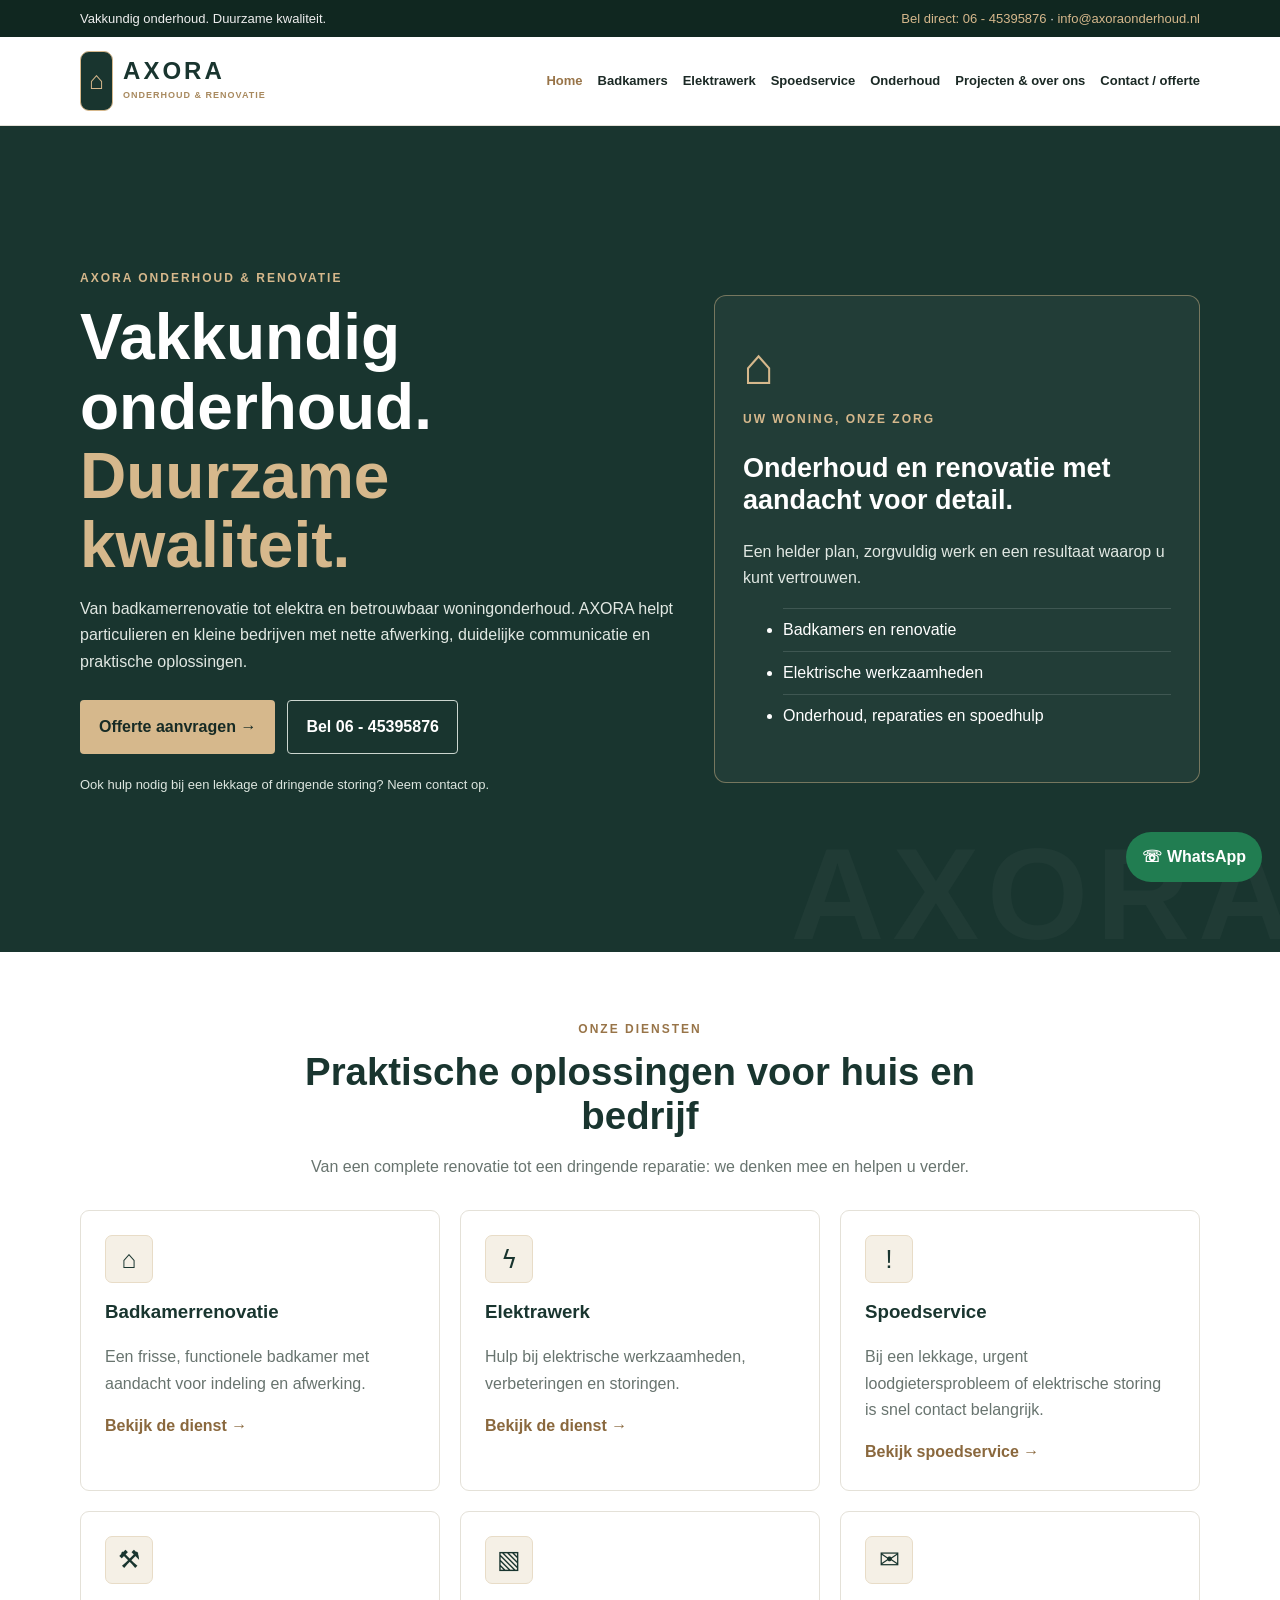
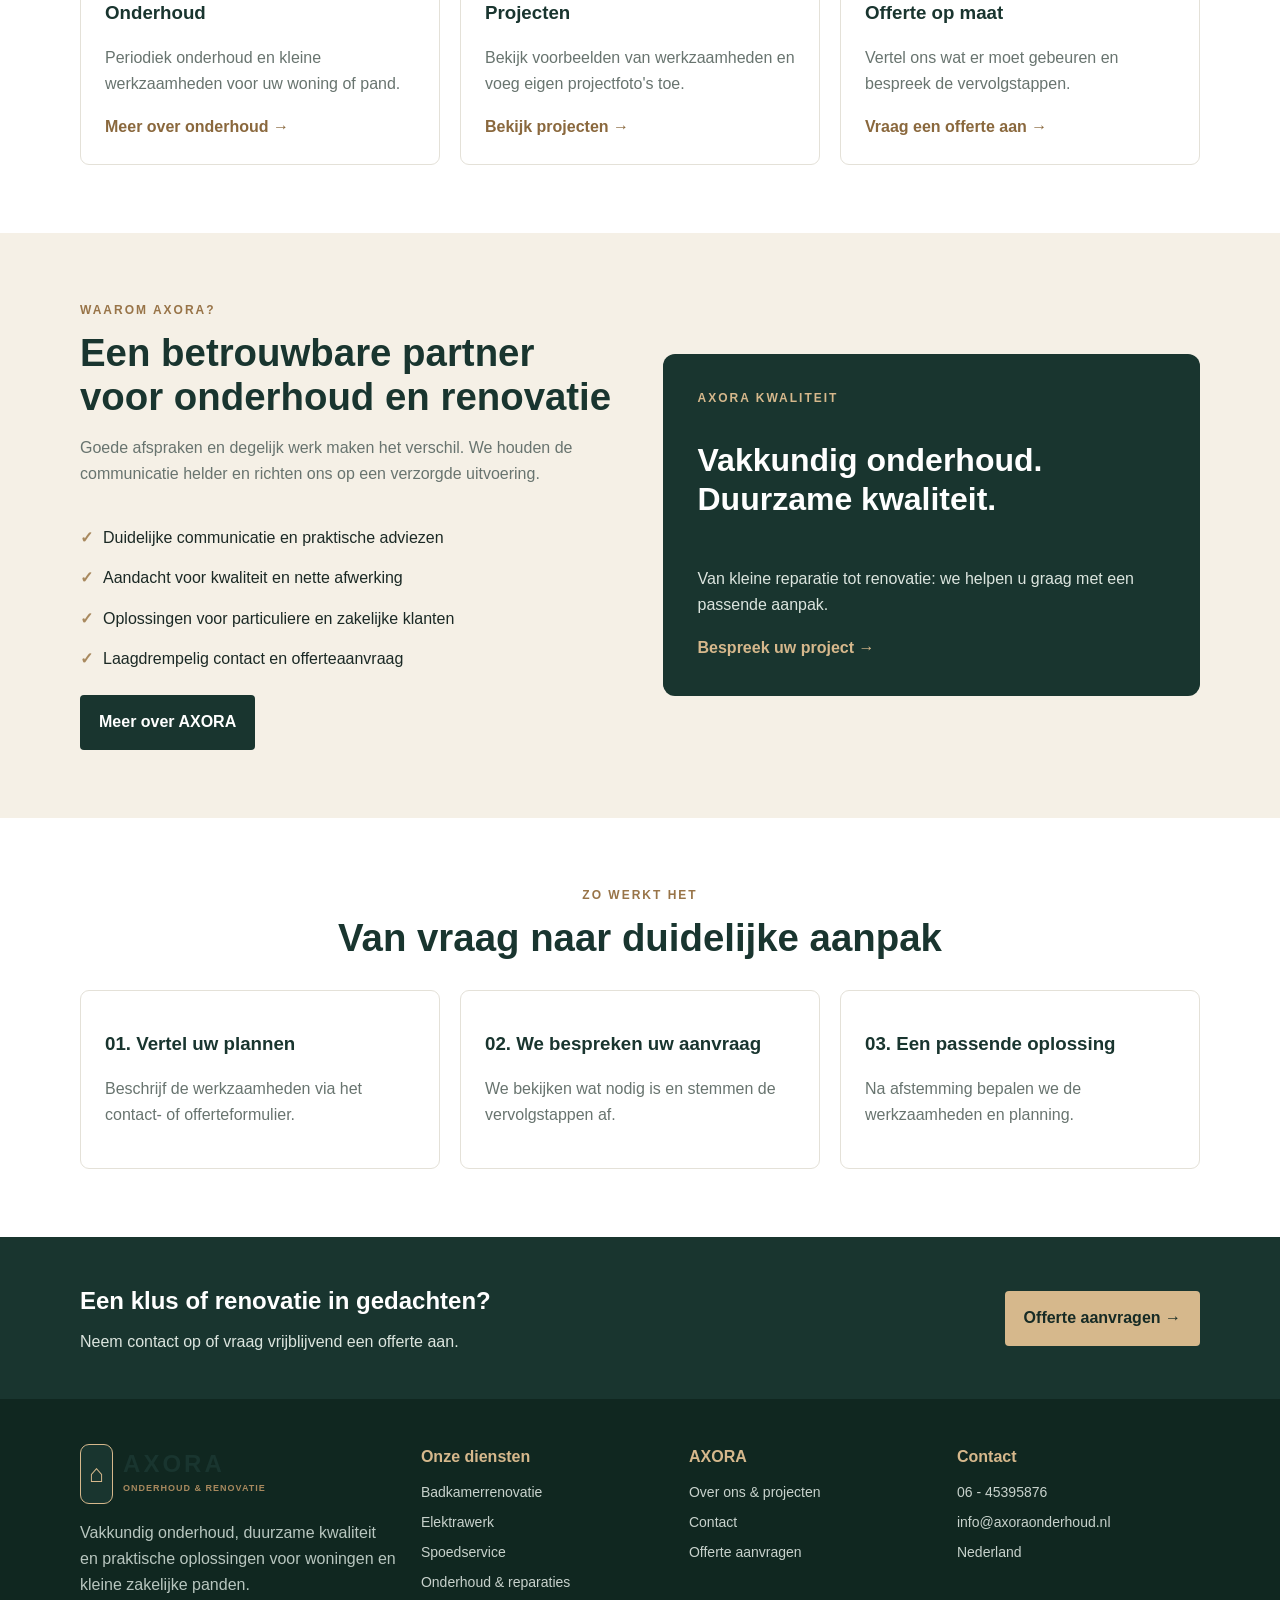
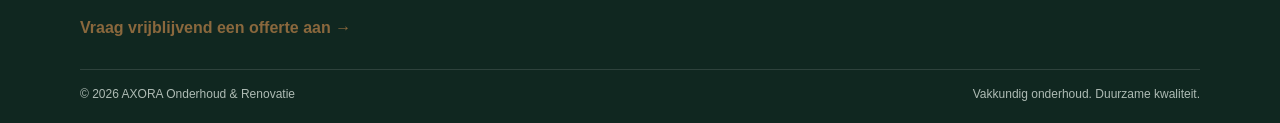
<file: index.html>
<!doctype html><html lang="nl"><head><meta charset="utf-8"><meta name="viewport" content="width=device-width,initial-scale=1"><meta name="description" content="AXORA Onderhoud & Renovatie: badkamerrenovatie, elektrawerk, spoedservice, onderhoud en reparaties."><meta name="theme-color" content="#19352f"><title>Home | AXORA Onderhoud & Renovatie</title><link rel="stylesheet" href="assets/style.css"></head><body><div class="top"><div class="container"><span>Vakkundig onderhoud. Duurzame kwaliteit.</span><span><a href="tel:0645395876">Bel direct: 06 - 45395876</a> · <a href="mailto:info@axoraonderhoud.nl">info@axoraonderhoud.nl</a></span></div></div><header><div class="container navwrap"><a class="brand" href="index.html"><span class="mark">⌂</span><span><b>AXORA</b><small>ONDERHOUD &amp; RENOVATIE</small></span></a><button class="menu" aria-label="Menu">☰ Menu</button><nav class="nav"><a class="active" href="index.html">Home</a><a class="" href="badkamerrenovatie.html">Badkamers</a><a class="" href="elektrawerk.html">Elektrawerk</a><a class="" href="spoedservice.html">Spoedservice</a><a class="" href="onderhoud-reparaties.html">Onderhoud</a><a class="" href="projecten-over-ons.html">Projecten & over ons</a><a class="" href="contact-offerte.html">Contact / offerte</a></nav></div></header><main><section class="hero"><div class="container heroGrid"><div><div class="eyebrow">AXORA Onderhoud &amp; Renovatie</div><h1>Vakkundig onderhoud.<br><span style="color:#d6b88c">Duurzame kwaliteit.</span></h1><p>Van badkamerrenovatie tot elektra en betrouwbaar woningonderhoud. AXORA helpt particulieren en kleine bedrijven met nette afwerking, duidelijke communicatie en praktische oplossingen.</p><div class="actions"><a class="btn gold" href="contact-offerte.html#offerte">Offerte aanvragen →</a><a class="btn outline" href="tel:0645395876">Bel 06 - 45395876</a></div><p class="small" style="color:#dce5df;margin-top:20px">Ook hulp nodig bij een lekkage of dringende storing? Neem contact op.</p></div><aside class="heroCard"><div class="symbol">⌂</div><div class="eyebrow">Uw woning, onze zorg</div><h2>Onderhoud en renovatie met aandacht voor detail.</h2><p>Een helder plan, zorgvuldig werk en een resultaat waarop u kunt vertrouwen.</p><ul><li>Badkamers en renovatie</li><li>Elektrische werkzaamheden</li><li>Onderhoud, reparaties en spoedhulp</li></ul></aside></div></section>
<section><div class="container"><div class="head center"><div class="eyebrow" style="color:#987448">Onze diensten</div><h2>Praktische oplossingen voor huis en bedrijf</h2><p>Van een complete renovatie tot een dringende reparatie: we denken mee en helpen u verder.</p></div><div class="grid3"><article class="card"><div class="ico">⌂</div><h3>Badkamerrenovatie</h3><p>Een frisse, functionele badkamer met aandacht voor indeling en afwerking.</p><a class="link" href="badkamerrenovatie.html">Bekijk de dienst →</a></article><article class="card"><div class="ico">ϟ</div><h3>Elektrawerk</h3><p>Hulp bij elektrische werkzaamheden, verbeteringen en storingen.</p><a class="link" href="elektrawerk.html">Bekijk de dienst →</a></article><article class="card"><div class="ico">!</div><h3>Spoedservice</h3><p>Bij een lekkage, urgent loodgietersprobleem of elektrische storing is snel contact belangrijk.</p><a class="link" href="spoedservice.html">Bekijk spoedservice →</a></article><article class="card"><div class="ico">⚒</div><h3>Onderhoud</h3><p>Periodiek onderhoud en kleine werkzaamheden voor uw woning of pand.</p><a class="link" href="onderhoud-reparaties.html">Meer over onderhoud →</a></article><article class="card"><div class="ico">▧</div><h3>Projecten</h3><p>Bekijk voorbeelden van werkzaamheden en voeg eigen projectfoto's toe.</p><a class="link" href="projecten-over-ons.html#projecten">Bekijk projecten →</a></article><article class="card"><div class="ico">✉</div><h3>Offerte op maat</h3><p>Vertel ons wat er moet gebeuren en bespreek de vervolgstappen.</p><a class="link" href="contact-offerte.html#offerte">Vraag een offerte aan →</a></article></div></div></section>
<section class="soft"><div class="container split"><div><div class="eyebrow" style="color:#987448">Waarom AXORA?</div><div class="head"><h2>Een betrouwbare partner voor onderhoud en renovatie</h2><p>Goede afspraken en degelijk werk maken het verschil. We houden de communicatie helder en richten ons op een verzorgde uitvoering.</p></div><ul class="checks"><li>Duidelijke communicatie en praktische adviezen</li><li>Aandacht voor kwaliteit en nette afwerking</li><li>Oplossingen voor particuliere en zakelijke klanten</li><li>Laagdrempelig contact en offerteaanvraag</li></ul><a class="btn dark" href="projecten-over-ons.html">Meer over AXORA</a></div><div class="panel"><div class="eyebrow">AXORA kwaliteit</div><h3>Vakkundig onderhoud.<br>Duurzame kwaliteit.</h3><p>Van kleine reparatie tot renovatie: we helpen u graag met een passende aanpak.</p><a class="link" style="color:#d6b88c" href="contact-offerte.html">Bespreek uw project →</a></div></div></section><section><div class="container"><div class="head center"><div class="eyebrow" style="color:#987448">Zo werkt het</div><h2>Van vraag naar duidelijke aanpak</h2></div><div class="grid3"><article class="card"><h3>01. Vertel uw plannen</h3><p>Beschrijf de werkzaamheden via het contact- of offerteformulier.</p></article><article class="card"><h3>02. We bespreken uw aanvraag</h3><p>We bekijken wat nodig is en stemmen de vervolgstappen af.</p></article><article class="card"><h3>03. Een passende oplossing</h3><p>Na afstemming bepalen we de werkzaamheden en planning.</p></article></div></div></section><section class="ctaBand"><div class="container ctaRow"><div><h2>Een klus of renovatie in gedachten?</h2><p>Neem contact op of vraag vrijblijvend een offerte aan.</p></div><a class="btn gold" href="contact-offerte.html#offerte">Offerte aanvragen →</a></div></section></main><footer><div class="container"><div class="footgrid"><div class="footbrand"><a class="brand" href="index.html"><span class="mark">⌂</span><span><b>AXORA</b><small>ONDERHOUD &amp; RENOVATIE</small></span></a><p>Vakkundig onderhoud, duurzame kwaliteit en praktische oplossingen voor woningen en kleine zakelijke panden.</p><a class="link" href="contact-offerte.html">Vraag vrijblijvend een offerte aan →</a></div><div><div class="footTitle">Onze diensten</div><div class="footlinks"><a href="badkamerrenovatie.html">Badkamerrenovatie</a><a href="elektrawerk.html">Elektrawerk</a><a href="spoedservice.html">Spoedservice</a><a href="onderhoud-reparaties.html">Onderhoud & reparaties</a></div></div><div><div class="footTitle">AXORA</div><div class="footlinks"><a href="projecten-over-ons.html">Over ons & projecten</a><a href="contact-offerte.html">Contact</a><a href="contact-offerte.html#offerte">Offerte aanvragen</a></div></div><div><div class="footTitle">Contact</div><div class="footlinks"><a href="tel:0645395876">06 - 45395876</a><a href="mailto:info@axoraonderhoud.nl">info@axoraonderhoud.nl</a><span>Nederland</span></div></div></div><div class="copyright"><span>© 2026 AXORA Onderhoud & Renovatie</span><span>Vakkundig onderhoud. Duurzame kwaliteit.</span></div></div></footer><a class="wa" href="https://wa.me/31645395876" target="_blank" rel="noopener">☏ WhatsApp</a><script src="assets/main.js"></script></body></html>
</file>
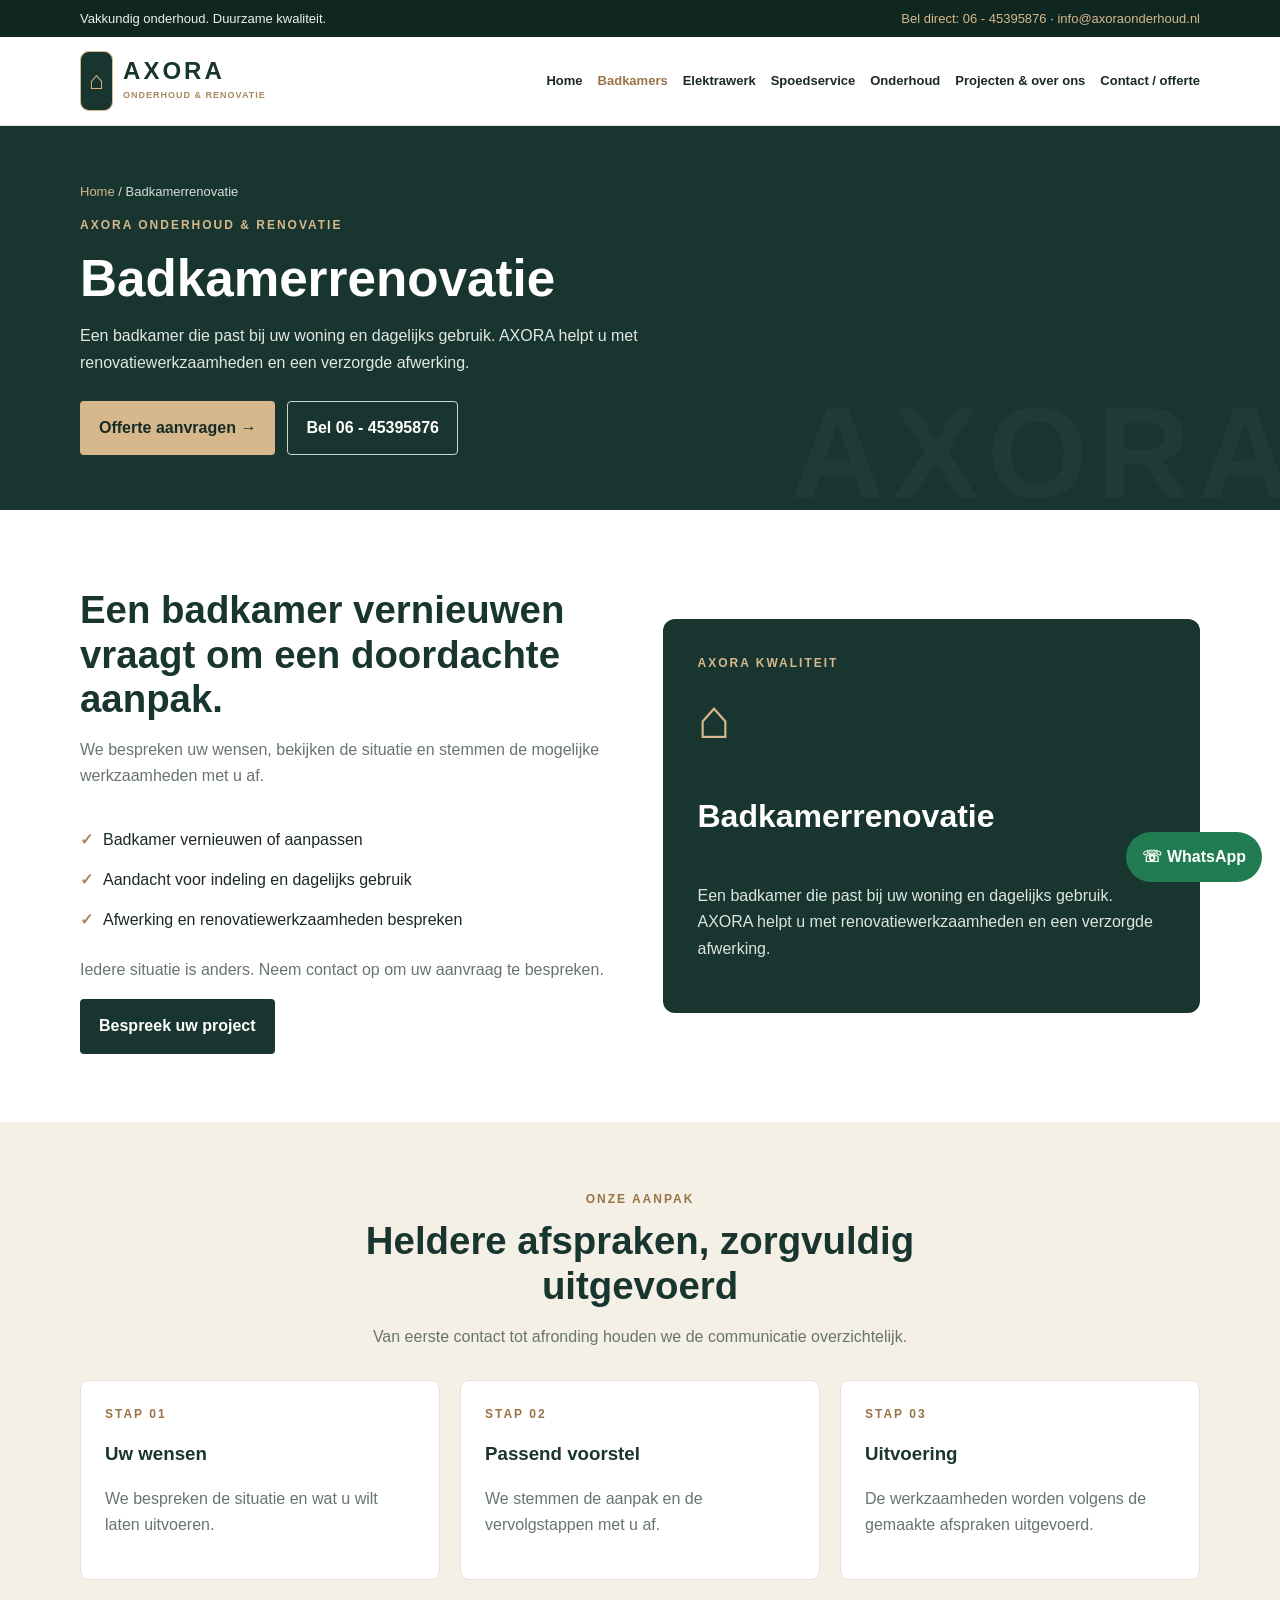
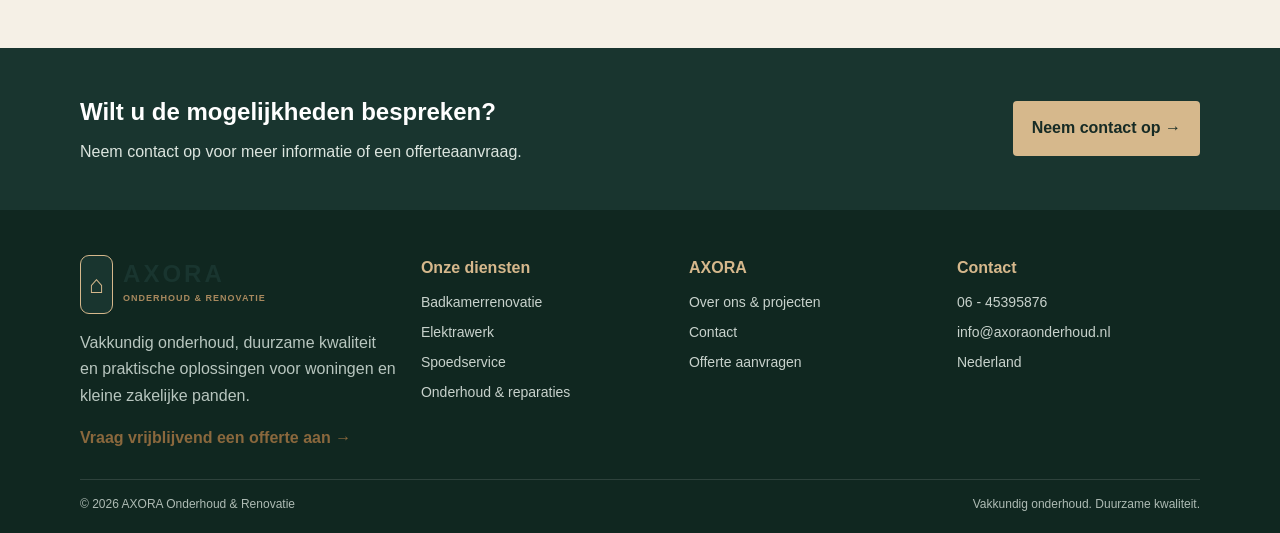
<file: badkamerrenovatie.html>
<!doctype html><html lang="nl"><head><meta charset="utf-8"><meta name="viewport" content="width=device-width,initial-scale=1"><meta name="description" content="Een badkamer die past bij uw woning en dagelijks gebruik. AXORA helpt u met renovatiewerkzaamheden en een verzorgde afwerking."><meta name="theme-color" content="#19352f"><title>Badkamerrenovatie | AXORA Onderhoud & Renovatie</title><link rel="stylesheet" href="assets/style.css"></head><body><div class="top"><div class="container"><span>Vakkundig onderhoud. Duurzame kwaliteit.</span><span><a href="tel:0645395876">Bel direct: 06 - 45395876</a> · <a href="mailto:info@axoraonderhoud.nl">info@axoraonderhoud.nl</a></span></div></div><header><div class="container navwrap"><a class="brand" href="index.html"><span class="mark">⌂</span><span><b>AXORA</b><small>ONDERHOUD &amp; RENOVATIE</small></span></a><button class="menu" aria-label="Menu">☰ Menu</button><nav class="nav"><a class="" href="index.html">Home</a><a class="active" href="badkamerrenovatie.html">Badkamers</a><a class="" href="elektrawerk.html">Elektrawerk</a><a class="" href="spoedservice.html">Spoedservice</a><a class="" href="onderhoud-reparaties.html">Onderhoud</a><a class="" href="projecten-over-ons.html">Projecten & over ons</a><a class="" href="contact-offerte.html">Contact / offerte</a></nav></div></header><main><section class="pagehero"><div class="container"><div class="crumb"><a href="index.html">Home</a> / Badkamerrenovatie</div><div class="eyebrow" style="margin-top:14px">AXORA Onderhoud &amp; Renovatie</div><h1>Badkamerrenovatie</h1><p>Een badkamer die past bij uw woning en dagelijks gebruik. AXORA helpt u met renovatiewerkzaamheden en een verzorgde afwerking.</p><div class="actions"><a class="btn gold" href="contact-offerte.html#offerte">Offerte aanvragen →</a><a class="btn outline" href="tel:0645395876">Bel 06 - 45395876</a></div></div></section><section><div class="container split"><div><div class="head"><h2>Een badkamer vernieuwen vraagt om een doordachte aanpak.</h2><p>We bespreken uw wensen, bekijken de situatie en stemmen de mogelijke werkzaamheden met u af.</p></div><ul class="checks"><li>Badkamer vernieuwen of aanpassen</li><li>Aandacht voor indeling en dagelijks gebruik</li><li>Afwerking en renovatiewerkzaamheden bespreken</li></ul><p class="muted">Iedere situatie is anders. Neem contact op om uw aanvraag te bespreken.</p><a class="btn dark" href="contact-offerte.html#offerte">Bespreek uw project</a></div><div class="panel"><div class="eyebrow">AXORA kwaliteit</div><div style="font-size:55px;color:#d6b88c">⌂</div><h3>Badkamerrenovatie</h3><p>Een badkamer die past bij uw woning en dagelijks gebruik. AXORA helpt u met renovatiewerkzaamheden en een verzorgde afwerking.</p></div></div></section><section class="soft"><div class="container"><div class="head center"><div class="eyebrow" style="color:#987448">Onze aanpak</div><h2>Heldere afspraken, zorgvuldig uitgevoerd</h2><p>Van eerste contact tot afronding houden we de communicatie overzichtelijk.</p></div><div class="grid3"><article class="card"><div class="eyebrow" style="color:#987448">Stap 01</div><h3>Uw wensen</h3><p>We bespreken de situatie en wat u wilt laten uitvoeren.</p></article><article class="card"><div class="eyebrow" style="color:#987448">Stap 02</div><h3>Passend voorstel</h3><p>We stemmen de aanpak en de vervolgstappen met u af.</p></article><article class="card"><div class="eyebrow" style="color:#987448">Stap 03</div><h3>Uitvoering</h3><p>De werkzaamheden worden volgens de gemaakte afspraken uitgevoerd.</p></article></div></div></section><section class="ctaBand"><div class="container ctaRow"><div><h2>Wilt u de mogelijkheden bespreken?</h2><p>Neem contact op voor meer informatie of een offerteaanvraag.</p></div><a class="btn gold" href="contact-offerte.html#offerte">Neem contact op →</a></div></section></main><footer><div class="container"><div class="footgrid"><div class="footbrand"><a class="brand" href="index.html"><span class="mark">⌂</span><span><b>AXORA</b><small>ONDERHOUD &amp; RENOVATIE</small></span></a><p>Vakkundig onderhoud, duurzame kwaliteit en praktische oplossingen voor woningen en kleine zakelijke panden.</p><a class="link" href="contact-offerte.html">Vraag vrijblijvend een offerte aan →</a></div><div><div class="footTitle">Onze diensten</div><div class="footlinks"><a href="badkamerrenovatie.html">Badkamerrenovatie</a><a href="elektrawerk.html">Elektrawerk</a><a href="spoedservice.html">Spoedservice</a><a href="onderhoud-reparaties.html">Onderhoud & reparaties</a></div></div><div><div class="footTitle">AXORA</div><div class="footlinks"><a href="projecten-over-ons.html">Over ons & projecten</a><a href="contact-offerte.html">Contact</a><a href="contact-offerte.html#offerte">Offerte aanvragen</a></div></div><div><div class="footTitle">Contact</div><div class="footlinks"><a href="tel:0645395876">06 - 45395876</a><a href="mailto:info@axoraonderhoud.nl">info@axoraonderhoud.nl</a><span>Nederland</span></div></div></div><div class="copyright"><span>© 2026 AXORA Onderhoud & Renovatie</span><span>Vakkundig onderhoud. Duurzame kwaliteit.</span></div></div></footer><a class="wa" href="https://wa.me/31645395876" target="_blank" rel="noopener">☏ WhatsApp</a><script src="assets/main.js"></script></body></html>
</file>
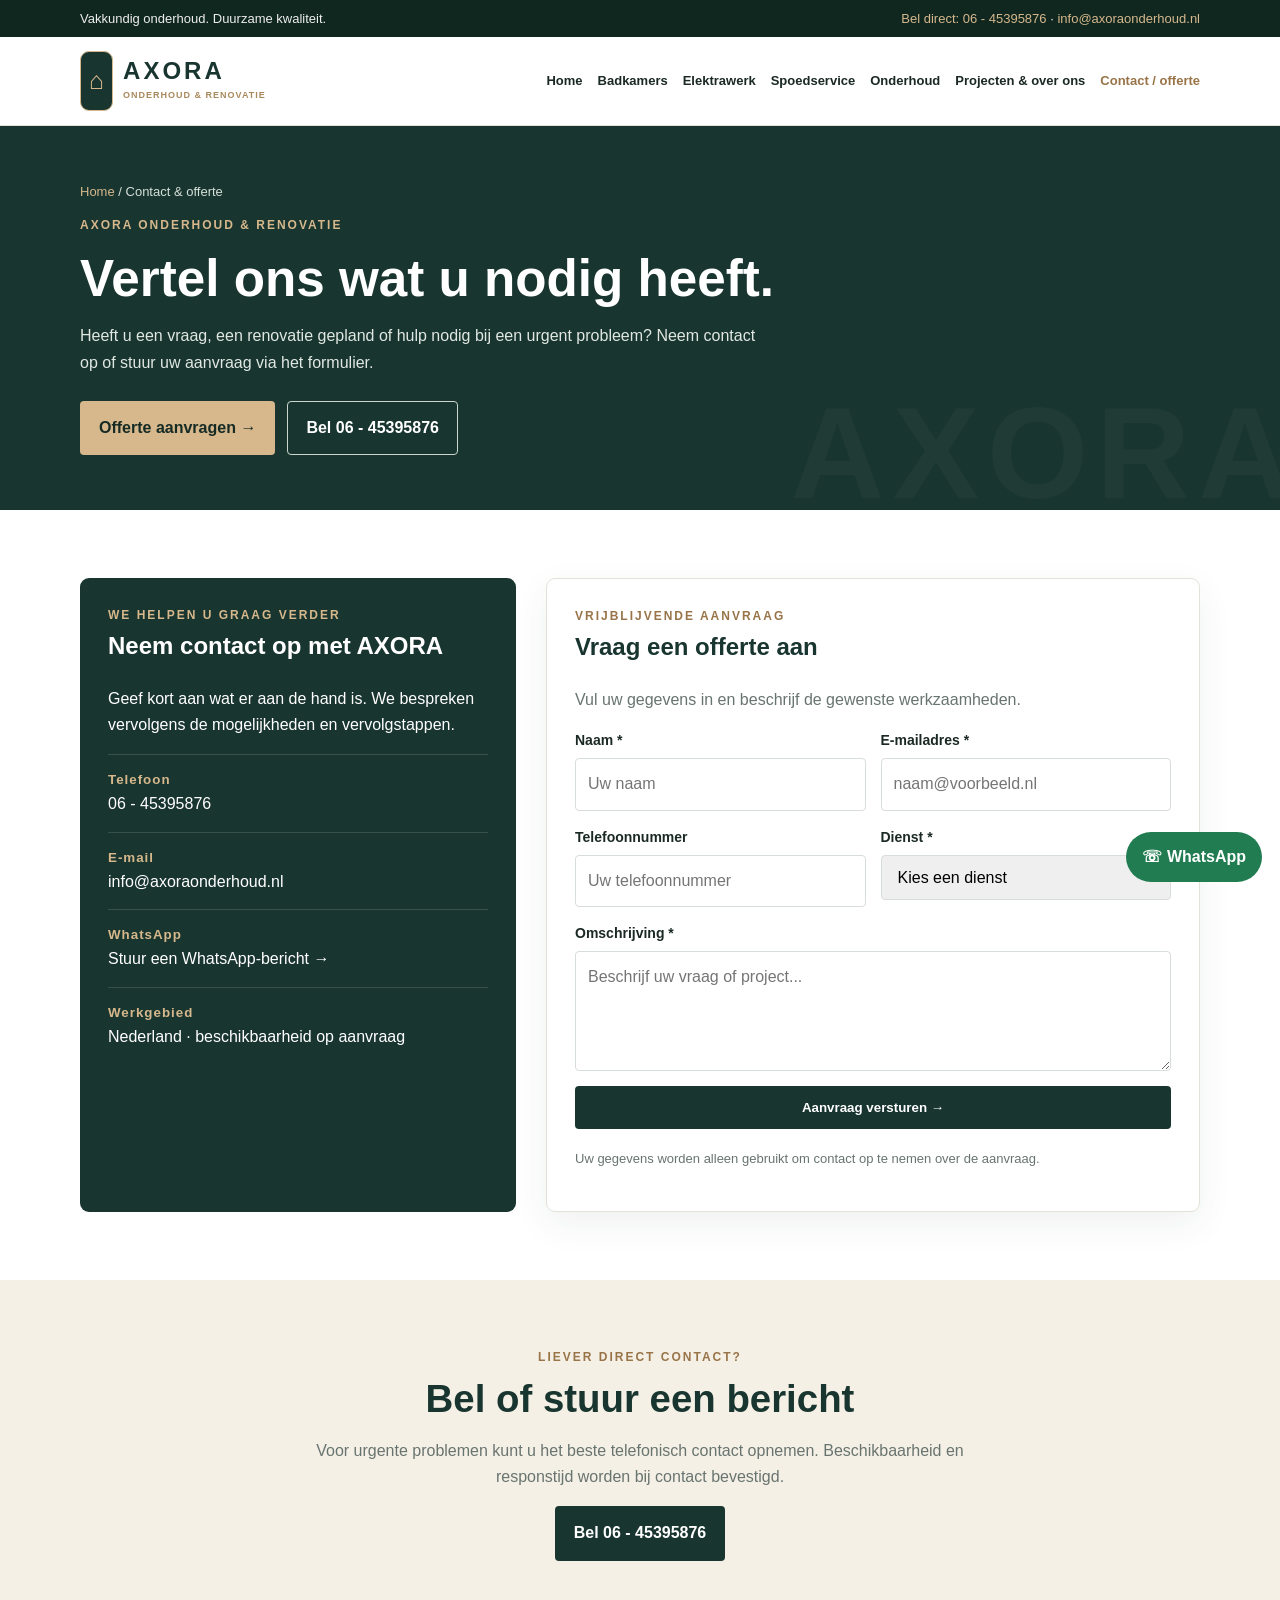
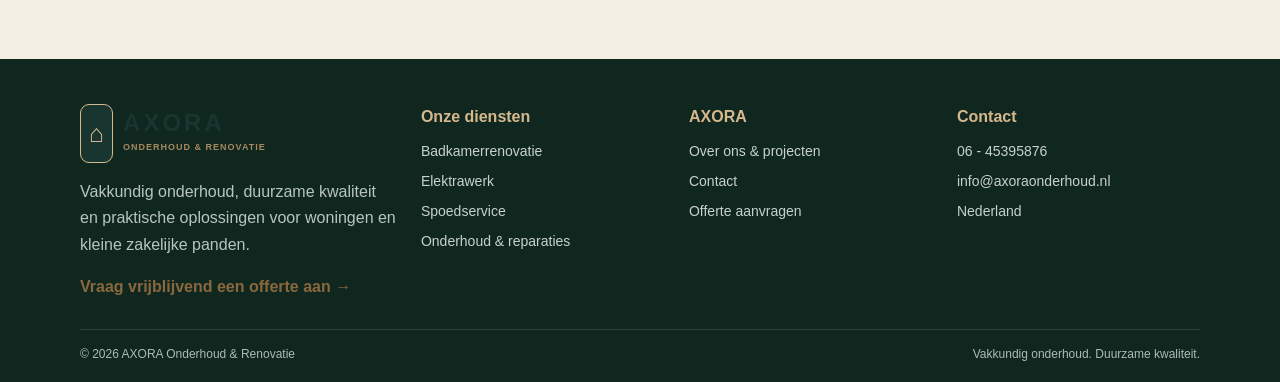
<file: contact-offerte.html>
<!doctype html><html lang="nl"><head><meta charset="utf-8"><meta name="viewport" content="width=device-width,initial-scale=1"><meta name="description" content="Neem contact op met AXORA Onderhoud & Renovatie of vraag een offerte aan."><meta name="theme-color" content="#19352f"><title>Contact & offerte | AXORA Onderhoud & Renovatie</title><link rel="stylesheet" href="assets/style.css"></head><body><div class="top"><div class="container"><span>Vakkundig onderhoud. Duurzame kwaliteit.</span><span><a href="tel:0645395876">Bel direct: 06 - 45395876</a> · <a href="mailto:info@axoraonderhoud.nl">info@axoraonderhoud.nl</a></span></div></div><header><div class="container navwrap"><a class="brand" href="index.html"><span class="mark">⌂</span><span><b>AXORA</b><small>ONDERHOUD &amp; RENOVATIE</small></span></a><button class="menu" aria-label="Menu">☰ Menu</button><nav class="nav"><a class="" href="index.html">Home</a><a class="" href="badkamerrenovatie.html">Badkamers</a><a class="" href="elektrawerk.html">Elektrawerk</a><a class="" href="spoedservice.html">Spoedservice</a><a class="" href="onderhoud-reparaties.html">Onderhoud</a><a class="" href="projecten-over-ons.html">Projecten & over ons</a><a class="active" href="contact-offerte.html">Contact / offerte</a></nav></div></header><main><section class="pagehero"><div class="container"><div class="crumb"><a href="index.html">Home</a> / Contact & offerte</div><div class="eyebrow" style="margin-top:14px">AXORA Onderhoud &amp; Renovatie</div><h1>Vertel ons wat u nodig heeft.</h1><p>Heeft u een vraag, een renovatie gepland of hulp nodig bij een urgent probleem? Neem contact op of stuur uw aanvraag via het formulier.</p><div class="actions"><a class="btn gold" href="contact-offerte.html#offerte">Offerte aanvragen →</a><a class="btn outline" href="tel:0645395876">Bel 06 - 45395876</a></div></div></section><section><div class="container contactGrid"><aside class="contactInfo"><div class="eyebrow">We helpen u graag verder</div><h2>Neem contact op met AXORA</h2><p>Geef kort aan wat er aan de hand is. We bespreken vervolgens de mogelijkheden en vervolgstappen.</p><div class="item"><small>Telefoon</small><a href="tel:0645395876">06 - 45395876</a></div><div class="item"><small>E-mail</small><a href="mailto:info@axoraonderhoud.nl">info@axoraonderhoud.nl</a></div><div class="item"><small>WhatsApp</small><a href="https://wa.me/31645395876">Stuur een WhatsApp-bericht →</a></div><div class="item"><small>Werkgebied</small><span>Nederland · beschikbaarheid op aanvraag</span></div></aside><div class="form" id="offerte"><div class="eyebrow" style="color:#987448">Vrijblijvende aanvraag</div><h2>Vraag een offerte aan</h2><p class="muted">Vul uw gegevens in en beschrijf de gewenste werkzaamheden.</p><form data-demo><div class="fields"><div class="field"><label for="name">Naam *</label><input id="name" name="name" required placeholder="Uw naam"></div><div class="field"><label for="email">E-mailadres *</label><input id="email" name="email" type="email" required placeholder="naam@voorbeeld.nl"></div><div class="field"><label for="phone">Telefoonnummer</label><input id="phone" name="phone" type="tel" placeholder="Uw telefoonnummer"></div><div class="field"><label for="service">Dienst *</label><select id="service" required><option value="">Kies een dienst</option><option>Badkamerrenovatie</option><option>Elektrawerk</option><option>Spoedservice / lekkage</option><option>Onderhoud & reparaties</option><option>Anders</option></select></div><div class="field full"><label for="message">Omschrijving *</label><textarea id="message" required placeholder="Beschrijf uw vraag of project..."></textarea></div><div class="field full"><button class="btn dark" type="submit">Aanvraag versturen →</button><p class="small">Uw gegevens worden alleen gebruikt om contact op te nemen over de aanvraag.</p></div></div><div class="success" role="status" aria-live="polite"></div></form></div></div></section><section class="soft"><div class="container head center"><div class="eyebrow" style="color:#987448">Liever direct contact?</div><h2>Bel of stuur een bericht</h2><p>Voor urgente problemen kunt u het beste telefonisch contact opnemen. Beschikbaarheid en responstijd worden bij contact bevestigd.</p><a class="btn dark" href="tel:0645395876">Bel 06 - 45395876</a></div></section></main><footer><div class="container"><div class="footgrid"><div class="footbrand"><a class="brand" href="index.html"><span class="mark">⌂</span><span><b>AXORA</b><small>ONDERHOUD &amp; RENOVATIE</small></span></a><p>Vakkundig onderhoud, duurzame kwaliteit en praktische oplossingen voor woningen en kleine zakelijke panden.</p><a class="link" href="contact-offerte.html">Vraag vrijblijvend een offerte aan →</a></div><div><div class="footTitle">Onze diensten</div><div class="footlinks"><a href="badkamerrenovatie.html">Badkamerrenovatie</a><a href="elektrawerk.html">Elektrawerk</a><a href="spoedservice.html">Spoedservice</a><a href="onderhoud-reparaties.html">Onderhoud & reparaties</a></div></div><div><div class="footTitle">AXORA</div><div class="footlinks"><a href="projecten-over-ons.html">Over ons & projecten</a><a href="contact-offerte.html">Contact</a><a href="contact-offerte.html#offerte">Offerte aanvragen</a></div></div><div><div class="footTitle">Contact</div><div class="footlinks"><a href="tel:0645395876">06 - 45395876</a><a href="mailto:info@axoraonderhoud.nl">info@axoraonderhoud.nl</a><span>Nederland</span></div></div></div><div class="copyright"><span>© 2026 AXORA Onderhoud & Renovatie</span><span>Vakkundig onderhoud. Duurzame kwaliteit.</span></div></div></footer><a class="wa" href="https://wa.me/31645395876" target="_blank" rel="noopener">☏ WhatsApp</a><script src="assets/main.js"></script></body></html>
</file>
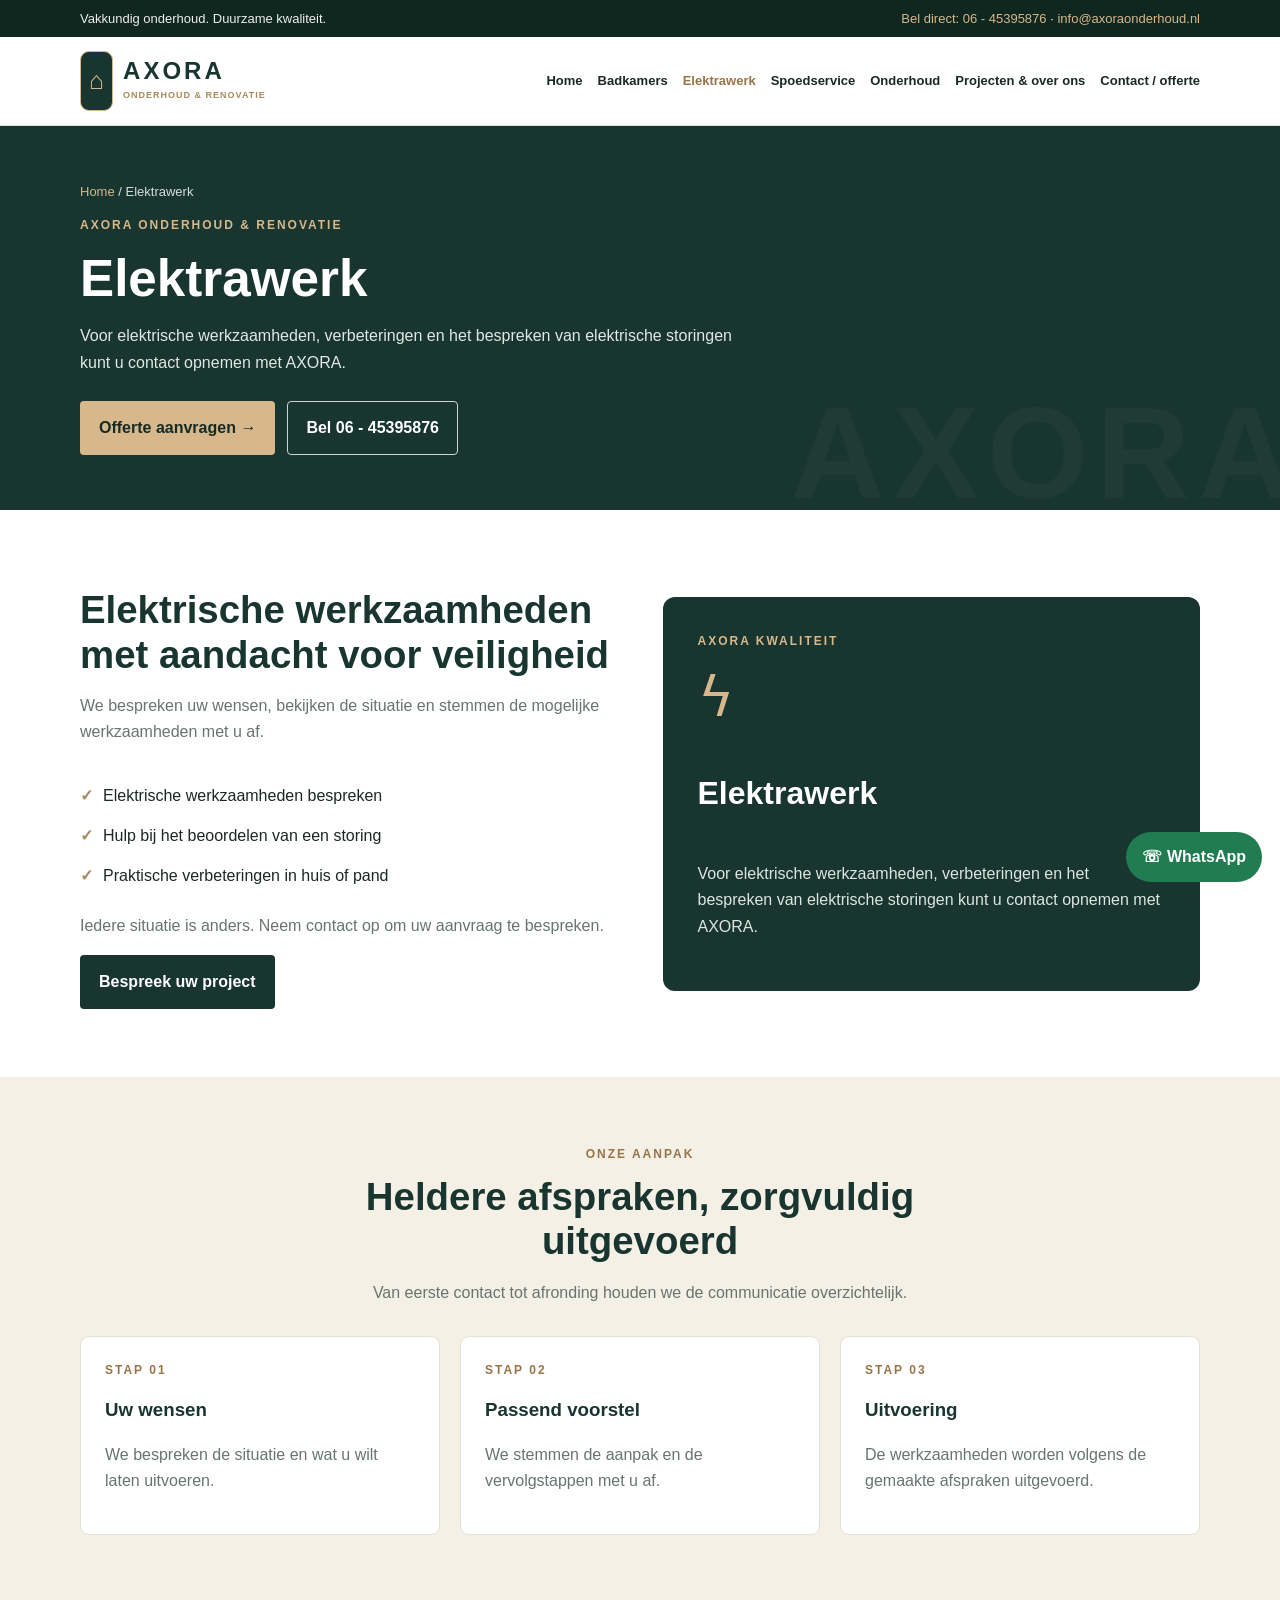
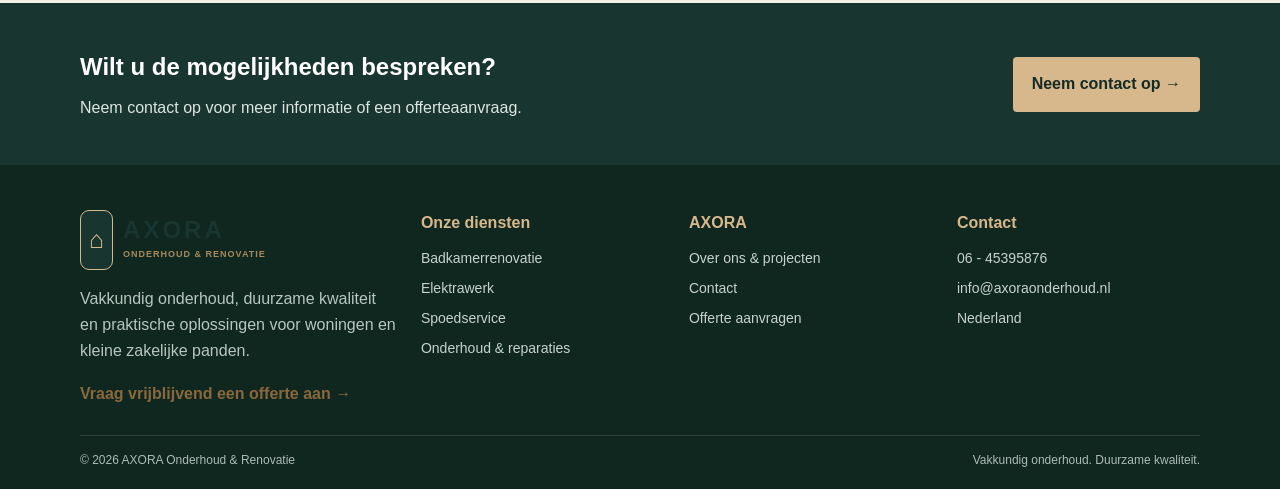
<file: elektrawerk.html>
<!doctype html><html lang="nl"><head><meta charset="utf-8"><meta name="viewport" content="width=device-width,initial-scale=1"><meta name="description" content="Voor elektrische werkzaamheden, verbeteringen en het bespreken van elektrische storingen kunt u contact opnemen met AXORA."><meta name="theme-color" content="#19352f"><title>Elektrawerk | AXORA Onderhoud & Renovatie</title><link rel="stylesheet" href="assets/style.css"></head><body><div class="top"><div class="container"><span>Vakkundig onderhoud. Duurzame kwaliteit.</span><span><a href="tel:0645395876">Bel direct: 06 - 45395876</a> · <a href="mailto:info@axoraonderhoud.nl">info@axoraonderhoud.nl</a></span></div></div><header><div class="container navwrap"><a class="brand" href="index.html"><span class="mark">⌂</span><span><b>AXORA</b><small>ONDERHOUD &amp; RENOVATIE</small></span></a><button class="menu" aria-label="Menu">☰ Menu</button><nav class="nav"><a class="" href="index.html">Home</a><a class="" href="badkamerrenovatie.html">Badkamers</a><a class="active" href="elektrawerk.html">Elektrawerk</a><a class="" href="spoedservice.html">Spoedservice</a><a class="" href="onderhoud-reparaties.html">Onderhoud</a><a class="" href="projecten-over-ons.html">Projecten & over ons</a><a class="" href="contact-offerte.html">Contact / offerte</a></nav></div></header><main><section class="pagehero"><div class="container"><div class="crumb"><a href="index.html">Home</a> / Elektrawerk</div><div class="eyebrow" style="margin-top:14px">AXORA Onderhoud &amp; Renovatie</div><h1>Elektrawerk</h1><p>Voor elektrische werkzaamheden, verbeteringen en het bespreken van elektrische storingen kunt u contact opnemen met AXORA.</p><div class="actions"><a class="btn gold" href="contact-offerte.html#offerte">Offerte aanvragen →</a><a class="btn outline" href="tel:0645395876">Bel 06 - 45395876</a></div></div></section><section><div class="container split"><div><div class="head"><h2>Elektrische werkzaamheden met aandacht voor veiligheid</h2><p>We bespreken uw wensen, bekijken de situatie en stemmen de mogelijke werkzaamheden met u af.</p></div><ul class="checks"><li>Elektrische werkzaamheden bespreken</li><li>Hulp bij het beoordelen van een storing</li><li>Praktische verbeteringen in huis of pand</li></ul><p class="muted">Iedere situatie is anders. Neem contact op om uw aanvraag te bespreken.</p><a class="btn dark" href="contact-offerte.html#offerte">Bespreek uw project</a></div><div class="panel"><div class="eyebrow">AXORA kwaliteit</div><div style="font-size:55px;color:#d6b88c">ϟ</div><h3>Elektrawerk</h3><p>Voor elektrische werkzaamheden, verbeteringen en het bespreken van elektrische storingen kunt u contact opnemen met AXORA.</p></div></div></section><section class="soft"><div class="container"><div class="head center"><div class="eyebrow" style="color:#987448">Onze aanpak</div><h2>Heldere afspraken, zorgvuldig uitgevoerd</h2><p>Van eerste contact tot afronding houden we de communicatie overzichtelijk.</p></div><div class="grid3"><article class="card"><div class="eyebrow" style="color:#987448">Stap 01</div><h3>Uw wensen</h3><p>We bespreken de situatie en wat u wilt laten uitvoeren.</p></article><article class="card"><div class="eyebrow" style="color:#987448">Stap 02</div><h3>Passend voorstel</h3><p>We stemmen de aanpak en de vervolgstappen met u af.</p></article><article class="card"><div class="eyebrow" style="color:#987448">Stap 03</div><h3>Uitvoering</h3><p>De werkzaamheden worden volgens de gemaakte afspraken uitgevoerd.</p></article></div></div></section><section class="ctaBand"><div class="container ctaRow"><div><h2>Wilt u de mogelijkheden bespreken?</h2><p>Neem contact op voor meer informatie of een offerteaanvraag.</p></div><a class="btn gold" href="contact-offerte.html#offerte">Neem contact op →</a></div></section></main><footer><div class="container"><div class="footgrid"><div class="footbrand"><a class="brand" href="index.html"><span class="mark">⌂</span><span><b>AXORA</b><small>ONDERHOUD &amp; RENOVATIE</small></span></a><p>Vakkundig onderhoud, duurzame kwaliteit en praktische oplossingen voor woningen en kleine zakelijke panden.</p><a class="link" href="contact-offerte.html">Vraag vrijblijvend een offerte aan →</a></div><div><div class="footTitle">Onze diensten</div><div class="footlinks"><a href="badkamerrenovatie.html">Badkamerrenovatie</a><a href="elektrawerk.html">Elektrawerk</a><a href="spoedservice.html">Spoedservice</a><a href="onderhoud-reparaties.html">Onderhoud & reparaties</a></div></div><div><div class="footTitle">AXORA</div><div class="footlinks"><a href="projecten-over-ons.html">Over ons & projecten</a><a href="contact-offerte.html">Contact</a><a href="contact-offerte.html#offerte">Offerte aanvragen</a></div></div><div><div class="footTitle">Contact</div><div class="footlinks"><a href="tel:0645395876">06 - 45395876</a><a href="mailto:info@axoraonderhoud.nl">info@axoraonderhoud.nl</a><span>Nederland</span></div></div></div><div class="copyright"><span>© 2026 AXORA Onderhoud & Renovatie</span><span>Vakkundig onderhoud. Duurzame kwaliteit.</span></div></div></footer><a class="wa" href="https://wa.me/31645395876" target="_blank" rel="noopener">☏ WhatsApp</a><script src="assets/main.js"></script></body></html>
</file>
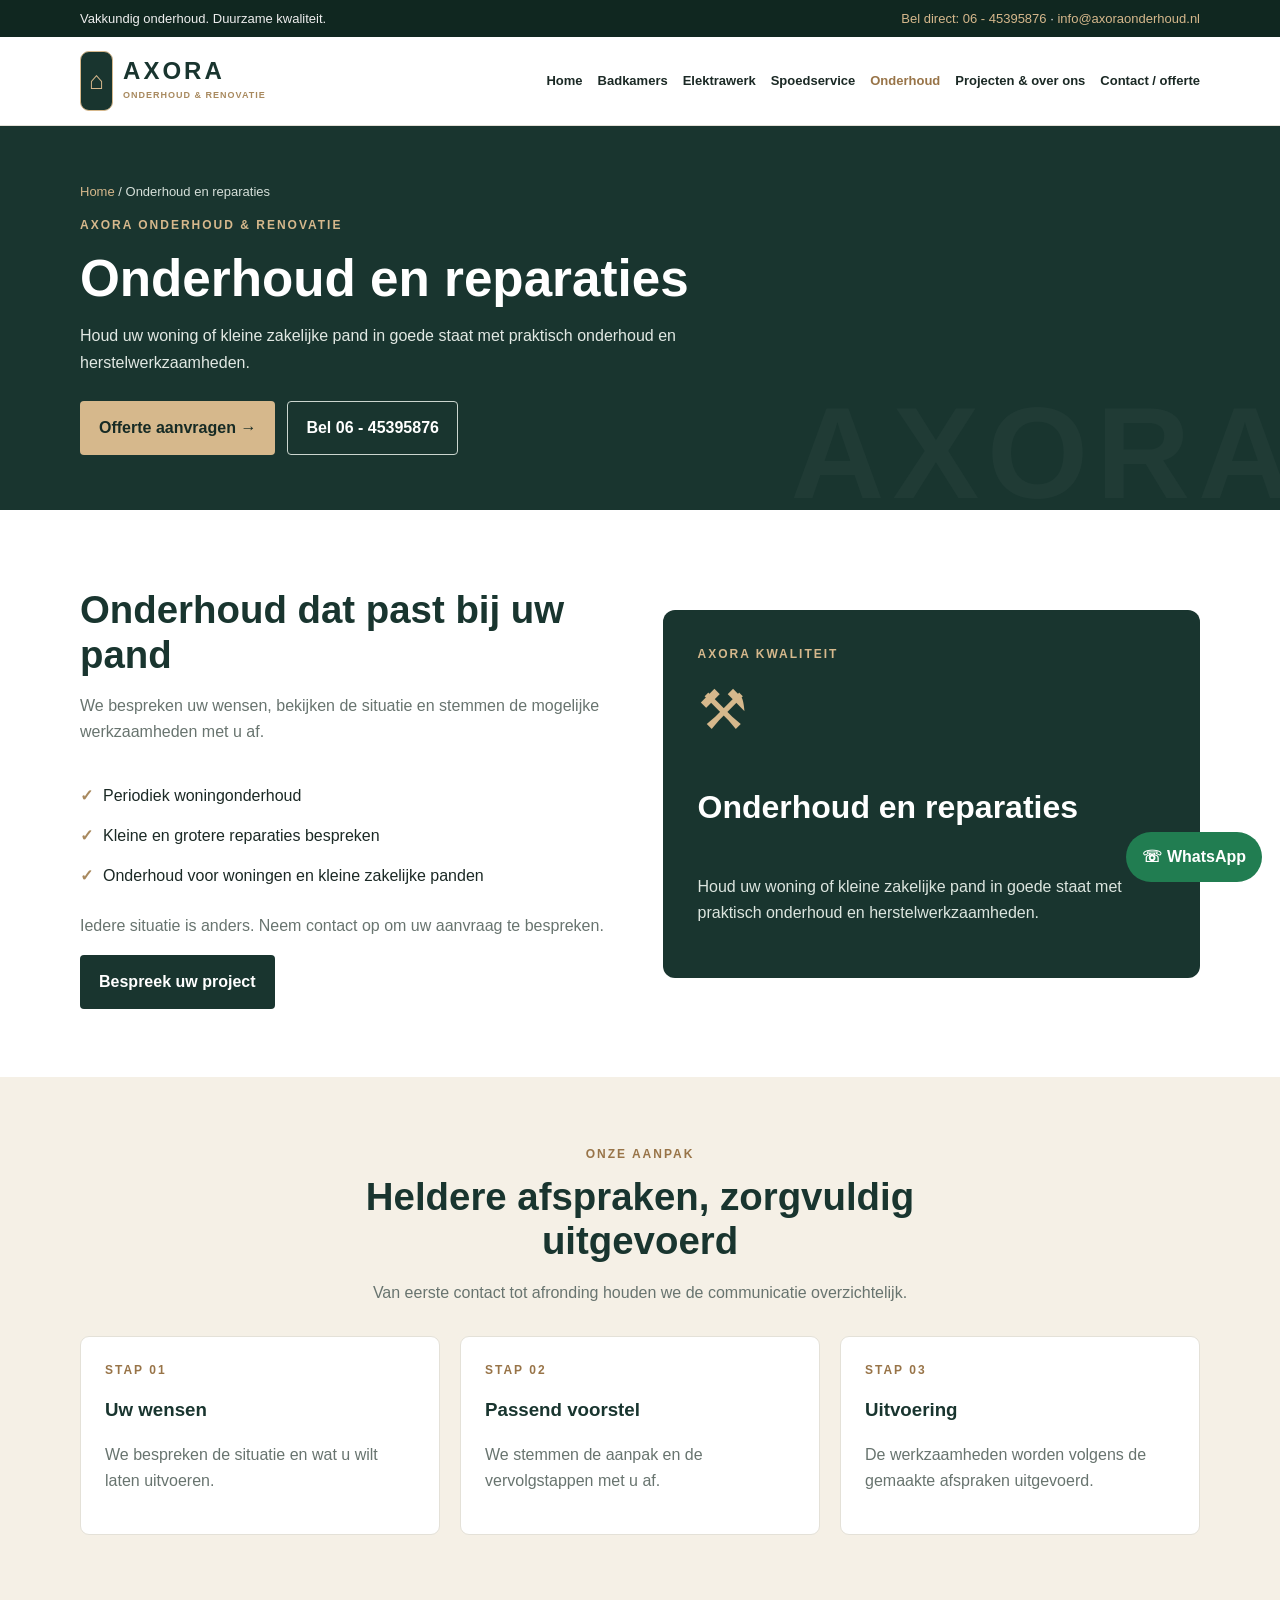
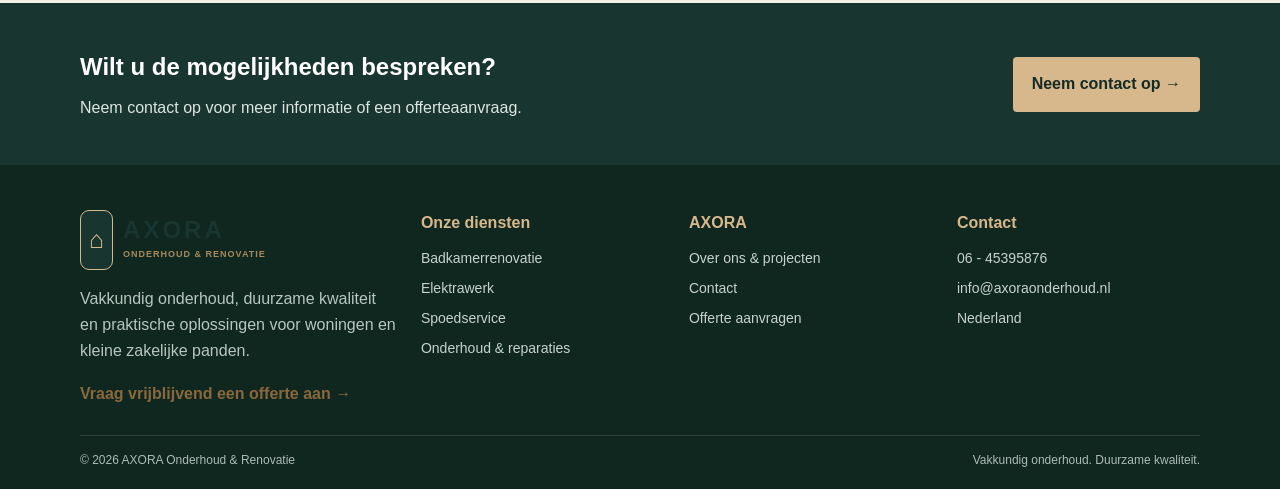
<file: onderhoud-reparaties.html>
<!doctype html><html lang="nl"><head><meta charset="utf-8"><meta name="viewport" content="width=device-width,initial-scale=1"><meta name="description" content="Houd uw woning of kleine zakelijke pand in goede staat met praktisch onderhoud en herstelwerkzaamheden."><meta name="theme-color" content="#19352f"><title>Onderhoud en reparaties | AXORA Onderhoud & Renovatie</title><link rel="stylesheet" href="assets/style.css"></head><body><div class="top"><div class="container"><span>Vakkundig onderhoud. Duurzame kwaliteit.</span><span><a href="tel:0645395876">Bel direct: 06 - 45395876</a> · <a href="mailto:info@axoraonderhoud.nl">info@axoraonderhoud.nl</a></span></div></div><header><div class="container navwrap"><a class="brand" href="index.html"><span class="mark">⌂</span><span><b>AXORA</b><small>ONDERHOUD &amp; RENOVATIE</small></span></a><button class="menu" aria-label="Menu">☰ Menu</button><nav class="nav"><a class="" href="index.html">Home</a><a class="" href="badkamerrenovatie.html">Badkamers</a><a class="" href="elektrawerk.html">Elektrawerk</a><a class="" href="spoedservice.html">Spoedservice</a><a class="active" href="onderhoud-reparaties.html">Onderhoud</a><a class="" href="projecten-over-ons.html">Projecten & over ons</a><a class="" href="contact-offerte.html">Contact / offerte</a></nav></div></header><main><section class="pagehero"><div class="container"><div class="crumb"><a href="index.html">Home</a> / Onderhoud en reparaties</div><div class="eyebrow" style="margin-top:14px">AXORA Onderhoud &amp; Renovatie</div><h1>Onderhoud en reparaties</h1><p>Houd uw woning of kleine zakelijke pand in goede staat met praktisch onderhoud en herstelwerkzaamheden.</p><div class="actions"><a class="btn gold" href="contact-offerte.html#offerte">Offerte aanvragen →</a><a class="btn outline" href="tel:0645395876">Bel 06 - 45395876</a></div></div></section><section><div class="container split"><div><div class="head"><h2>Onderhoud dat past bij uw pand</h2><p>We bespreken uw wensen, bekijken de situatie en stemmen de mogelijke werkzaamheden met u af.</p></div><ul class="checks"><li>Periodiek woningonderhoud</li><li>Kleine en grotere reparaties bespreken</li><li>Onderhoud voor woningen en kleine zakelijke panden</li></ul><p class="muted">Iedere situatie is anders. Neem contact op om uw aanvraag te bespreken.</p><a class="btn dark" href="contact-offerte.html#offerte">Bespreek uw project</a></div><div class="panel"><div class="eyebrow">AXORA kwaliteit</div><div style="font-size:55px;color:#d6b88c">⚒</div><h3>Onderhoud en reparaties</h3><p>Houd uw woning of kleine zakelijke pand in goede staat met praktisch onderhoud en herstelwerkzaamheden.</p></div></div></section><section class="soft"><div class="container"><div class="head center"><div class="eyebrow" style="color:#987448">Onze aanpak</div><h2>Heldere afspraken, zorgvuldig uitgevoerd</h2><p>Van eerste contact tot afronding houden we de communicatie overzichtelijk.</p></div><div class="grid3"><article class="card"><div class="eyebrow" style="color:#987448">Stap 01</div><h3>Uw wensen</h3><p>We bespreken de situatie en wat u wilt laten uitvoeren.</p></article><article class="card"><div class="eyebrow" style="color:#987448">Stap 02</div><h3>Passend voorstel</h3><p>We stemmen de aanpak en de vervolgstappen met u af.</p></article><article class="card"><div class="eyebrow" style="color:#987448">Stap 03</div><h3>Uitvoering</h3><p>De werkzaamheden worden volgens de gemaakte afspraken uitgevoerd.</p></article></div></div></section><section class="ctaBand"><div class="container ctaRow"><div><h2>Wilt u de mogelijkheden bespreken?</h2><p>Neem contact op voor meer informatie of een offerteaanvraag.</p></div><a class="btn gold" href="contact-offerte.html#offerte">Neem contact op →</a></div></section></main><footer><div class="container"><div class="footgrid"><div class="footbrand"><a class="brand" href="index.html"><span class="mark">⌂</span><span><b>AXORA</b><small>ONDERHOUD &amp; RENOVATIE</small></span></a><p>Vakkundig onderhoud, duurzame kwaliteit en praktische oplossingen voor woningen en kleine zakelijke panden.</p><a class="link" href="contact-offerte.html">Vraag vrijblijvend een offerte aan →</a></div><div><div class="footTitle">Onze diensten</div><div class="footlinks"><a href="badkamerrenovatie.html">Badkamerrenovatie</a><a href="elektrawerk.html">Elektrawerk</a><a href="spoedservice.html">Spoedservice</a><a href="onderhoud-reparaties.html">Onderhoud & reparaties</a></div></div><div><div class="footTitle">AXORA</div><div class="footlinks"><a href="projecten-over-ons.html">Over ons & projecten</a><a href="contact-offerte.html">Contact</a><a href="contact-offerte.html#offerte">Offerte aanvragen</a></div></div><div><div class="footTitle">Contact</div><div class="footlinks"><a href="tel:0645395876">06 - 45395876</a><a href="mailto:info@axoraonderhoud.nl">info@axoraonderhoud.nl</a><span>Nederland</span></div></div></div><div class="copyright"><span>© 2026 AXORA Onderhoud & Renovatie</span><span>Vakkundig onderhoud. Duurzame kwaliteit.</span></div></div></footer><a class="wa" href="https://wa.me/31645395876" target="_blank" rel="noopener">☏ WhatsApp</a><script src="assets/main.js"></script></body></html>
</file>
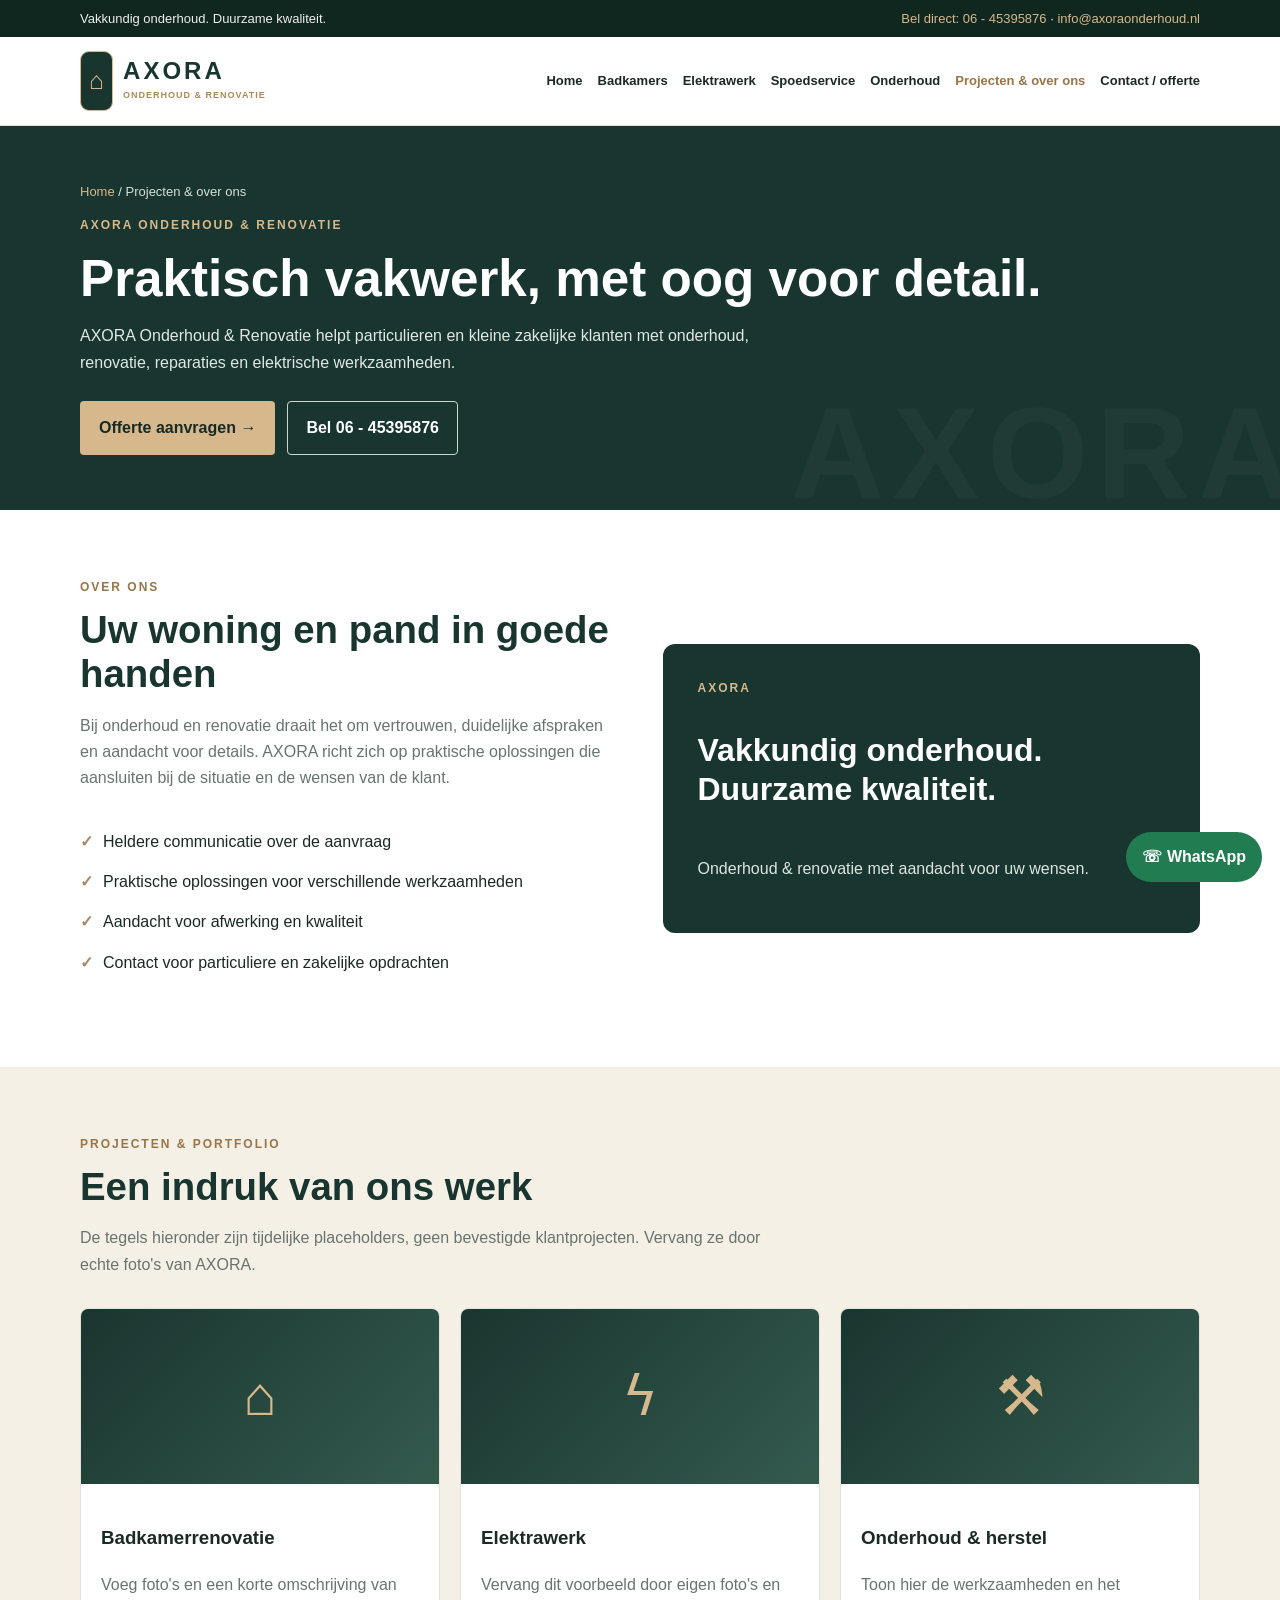
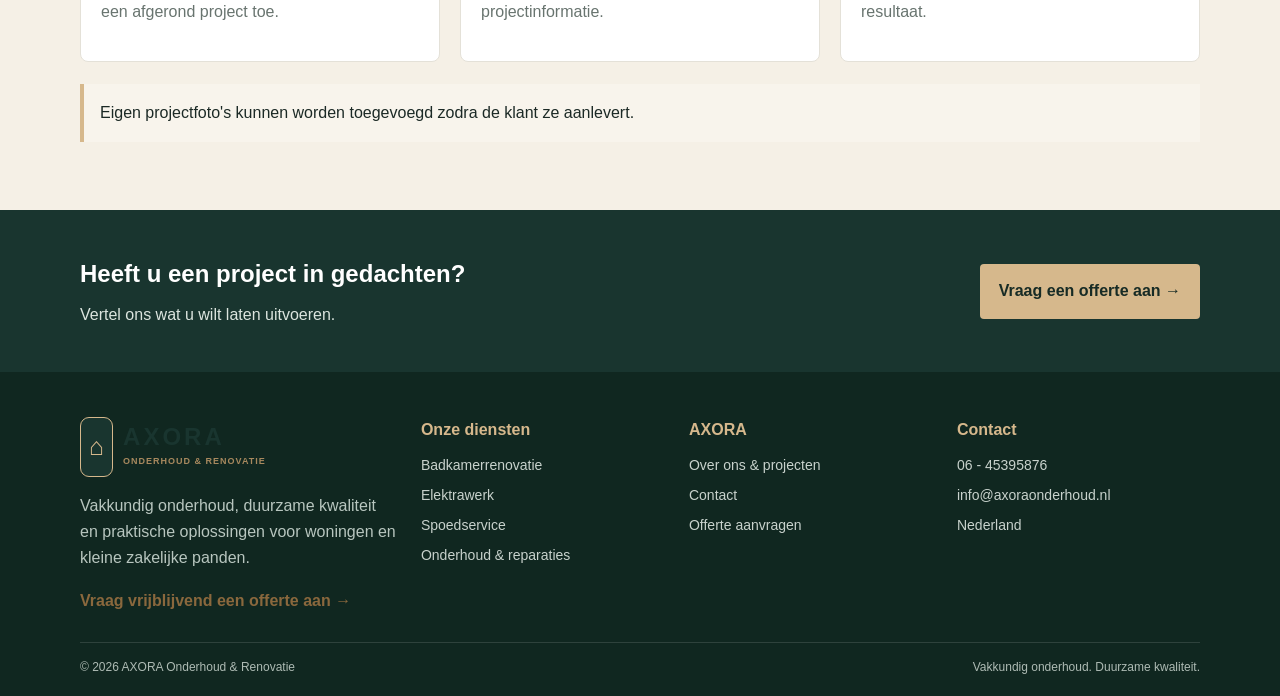
<file: projecten-over-ons.html>
<!doctype html><html lang="nl"><head><meta charset="utf-8"><meta name="viewport" content="width=device-width,initial-scale=1"><meta name="description" content="Lees meer over AXORA Onderhoud & Renovatie en bekijk voorbeelden van werkzaamheden."><meta name="theme-color" content="#19352f"><title>Projecten & over ons | AXORA Onderhoud & Renovatie</title><link rel="stylesheet" href="assets/style.css"></head><body><div class="top"><div class="container"><span>Vakkundig onderhoud. Duurzame kwaliteit.</span><span><a href="tel:0645395876">Bel direct: 06 - 45395876</a> · <a href="mailto:info@axoraonderhoud.nl">info@axoraonderhoud.nl</a></span></div></div><header><div class="container navwrap"><a class="brand" href="index.html"><span class="mark">⌂</span><span><b>AXORA</b><small>ONDERHOUD &amp; RENOVATIE</small></span></a><button class="menu" aria-label="Menu">☰ Menu</button><nav class="nav"><a class="" href="index.html">Home</a><a class="" href="badkamerrenovatie.html">Badkamers</a><a class="" href="elektrawerk.html">Elektrawerk</a><a class="" href="spoedservice.html">Spoedservice</a><a class="" href="onderhoud-reparaties.html">Onderhoud</a><a class="active" href="projecten-over-ons.html">Projecten & over ons</a><a class="" href="contact-offerte.html">Contact / offerte</a></nav></div></header><main><section class="pagehero"><div class="container"><div class="crumb"><a href="index.html">Home</a> / Projecten & over ons</div><div class="eyebrow" style="margin-top:14px">AXORA Onderhoud &amp; Renovatie</div><h1>Praktisch vakwerk, met oog voor detail.</h1><p>AXORA Onderhoud & Renovatie helpt particulieren en kleine zakelijke klanten met onderhoud, renovatie, reparaties en elektrische werkzaamheden.</p><div class="actions"><a class="btn gold" href="contact-offerte.html#offerte">Offerte aanvragen →</a><a class="btn outline" href="tel:0645395876">Bel 06 - 45395876</a></div></div></section><section><div class="container split"><div><div class="eyebrow" style="color:#987448">Over ons</div><div class="head"><h2>Uw woning en pand in goede handen</h2><p>Bij onderhoud en renovatie draait het om vertrouwen, duidelijke afspraken en aandacht voor details. AXORA richt zich op praktische oplossingen die aansluiten bij de situatie en de wensen van de klant.</p></div><ul class="checks"><li>Heldere communicatie over de aanvraag</li><li>Praktische oplossingen voor verschillende werkzaamheden</li><li>Aandacht voor afwerking en kwaliteit</li><li>Contact voor particuliere en zakelijke opdrachten</li></ul></div><div class="panel"><div class="eyebrow">AXORA</div><h3>Vakkundig onderhoud.<br>Duurzame kwaliteit.</h3><p>Onderhoud & renovatie met aandacht voor uw wensen.</p></div></div></section><section class="soft" id="projecten"><div class="container"><div class="head"><div class="eyebrow" style="color:#987448">Projecten & portfolio</div><h2>Een indruk van ons werk</h2><p>De tegels hieronder zijn tijdelijke placeholders, geen bevestigde klantprojecten. Vervang ze door echte foto's van AXORA.</p></div><div class="grid3"><article class="project"><div class="art">⌂</div><div><h3>Badkamerrenovatie</h3><p class="muted">Voeg foto's en een korte omschrijving van een afgerond project toe.</p></div></article><article class="project"><div class="art">ϟ</div><div><h3>Elektrawerk</h3><p class="muted">Vervang dit voorbeeld door eigen foto's en projectinformatie.</p></div></article><article class="project"><div class="art">⚒</div><div><h3>Onderhoud & herstel</h3><p class="muted">Toon hier de werkzaamheden en het resultaat.</p></div></article></div><div class="notice" style="margin-top:22px">Eigen projectfoto's kunnen worden toegevoegd zodra de klant ze aanlevert.</div></div></section><section class="ctaBand"><div class="container ctaRow"><div><h2>Heeft u een project in gedachten?</h2><p>Vertel ons wat u wilt laten uitvoeren.</p></div><a class="btn gold" href="contact-offerte.html#offerte">Vraag een offerte aan →</a></div></section></main><footer><div class="container"><div class="footgrid"><div class="footbrand"><a class="brand" href="index.html"><span class="mark">⌂</span><span><b>AXORA</b><small>ONDERHOUD &amp; RENOVATIE</small></span></a><p>Vakkundig onderhoud, duurzame kwaliteit en praktische oplossingen voor woningen en kleine zakelijke panden.</p><a class="link" href="contact-offerte.html">Vraag vrijblijvend een offerte aan →</a></div><div><div class="footTitle">Onze diensten</div><div class="footlinks"><a href="badkamerrenovatie.html">Badkamerrenovatie</a><a href="elektrawerk.html">Elektrawerk</a><a href="spoedservice.html">Spoedservice</a><a href="onderhoud-reparaties.html">Onderhoud & reparaties</a></div></div><div><div class="footTitle">AXORA</div><div class="footlinks"><a href="projecten-over-ons.html">Over ons & projecten</a><a href="contact-offerte.html">Contact</a><a href="contact-offerte.html#offerte">Offerte aanvragen</a></div></div><div><div class="footTitle">Contact</div><div class="footlinks"><a href="tel:0645395876">06 - 45395876</a><a href="mailto:info@axoraonderhoud.nl">info@axoraonderhoud.nl</a><span>Nederland</span></div></div></div><div class="copyright"><span>© 2026 AXORA Onderhoud & Renovatie</span><span>Vakkundig onderhoud. Duurzame kwaliteit.</span></div></div></footer><a class="wa" href="https://wa.me/31645395876" target="_blank" rel="noopener">☏ WhatsApp</a><script src="assets/main.js"></script></body></html>
</file>
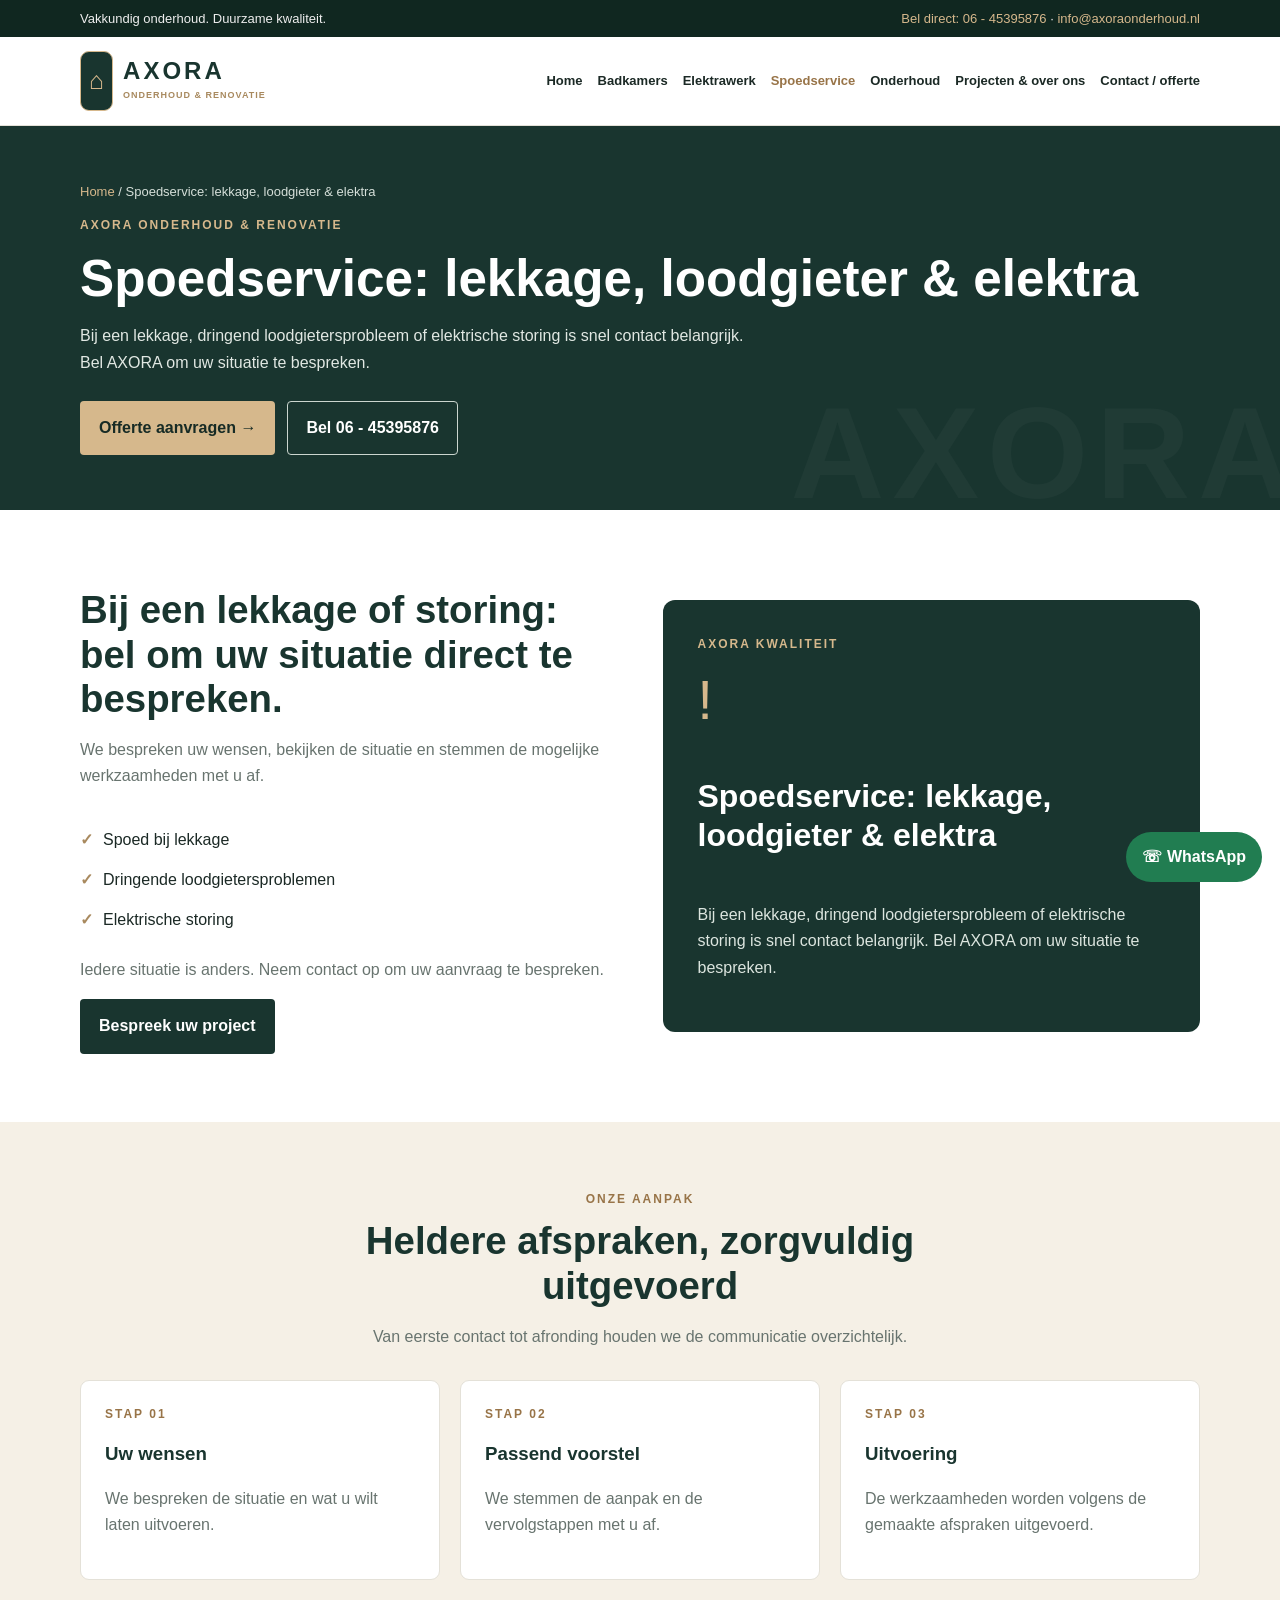
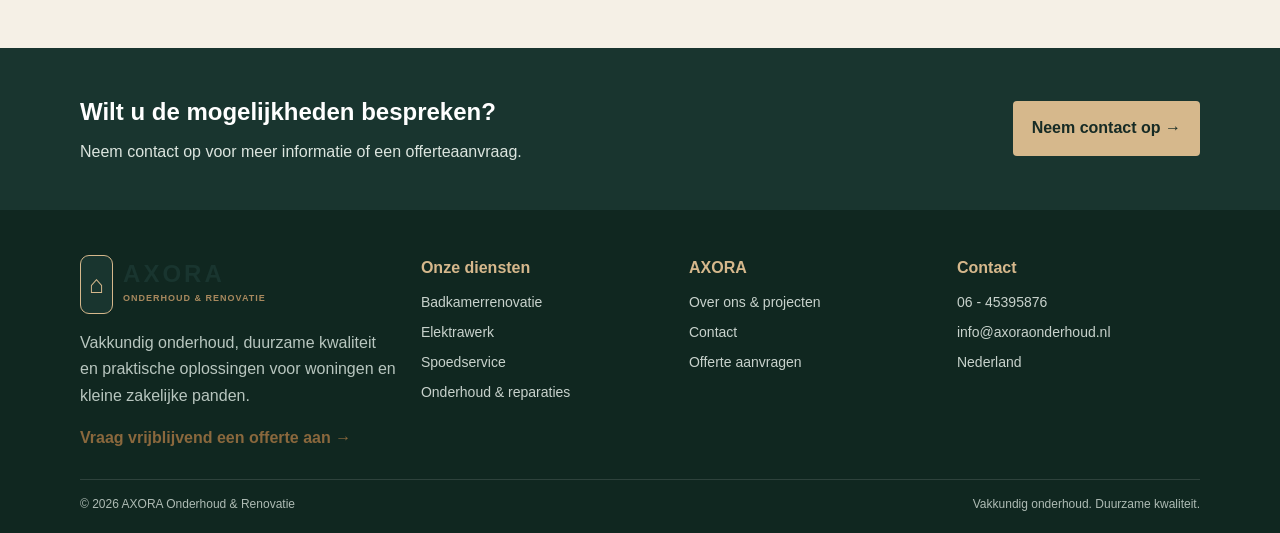
<file: spoedservice.html>
<!doctype html><html lang="nl"><head><meta charset="utf-8"><meta name="viewport" content="width=device-width,initial-scale=1"><meta name="description" content="Bij een lekkage, dringend loodgietersprobleem of elektrische storing is snel contact belangrijk. Bel AXORA om uw situatie te bespreken."><meta name="theme-color" content="#19352f"><title>Spoedservice: lekkage, loodgieter & elektra | AXORA Onderhoud & Renovatie</title><link rel="stylesheet" href="assets/style.css"></head><body><div class="top"><div class="container"><span>Vakkundig onderhoud. Duurzame kwaliteit.</span><span><a href="tel:0645395876">Bel direct: 06 - 45395876</a> · <a href="mailto:info@axoraonderhoud.nl">info@axoraonderhoud.nl</a></span></div></div><header><div class="container navwrap"><a class="brand" href="index.html"><span class="mark">⌂</span><span><b>AXORA</b><small>ONDERHOUD &amp; RENOVATIE</small></span></a><button class="menu" aria-label="Menu">☰ Menu</button><nav class="nav"><a class="" href="index.html">Home</a><a class="" href="badkamerrenovatie.html">Badkamers</a><a class="" href="elektrawerk.html">Elektrawerk</a><a class="active" href="spoedservice.html">Spoedservice</a><a class="" href="onderhoud-reparaties.html">Onderhoud</a><a class="" href="projecten-over-ons.html">Projecten & over ons</a><a class="" href="contact-offerte.html">Contact / offerte</a></nav></div></header><main><section class="pagehero"><div class="container"><div class="crumb"><a href="index.html">Home</a> / Spoedservice: lekkage, loodgieter & elektra</div><div class="eyebrow" style="margin-top:14px">AXORA Onderhoud &amp; Renovatie</div><h1>Spoedservice: lekkage, loodgieter & elektra</h1><p>Bij een lekkage, dringend loodgietersprobleem of elektrische storing is snel contact belangrijk. Bel AXORA om uw situatie te bespreken.</p><div class="actions"><a class="btn gold" href="contact-offerte.html#offerte">Offerte aanvragen →</a><a class="btn outline" href="tel:0645395876">Bel 06 - 45395876</a></div></div></section><section><div class="container split"><div><div class="head"><h2>Bij een lekkage of storing: bel om uw situatie direct te bespreken.</h2><p>We bespreken uw wensen, bekijken de situatie en stemmen de mogelijke werkzaamheden met u af.</p></div><ul class="checks"><li>Spoed bij lekkage</li><li>Dringende loodgietersproblemen</li><li>Elektrische storing</li></ul><p class="muted">Iedere situatie is anders. Neem contact op om uw aanvraag te bespreken.</p><a class="btn dark" href="contact-offerte.html#offerte">Bespreek uw project</a></div><div class="panel"><div class="eyebrow">AXORA kwaliteit</div><div style="font-size:55px;color:#d6b88c">!</div><h3>Spoedservice: lekkage, loodgieter & elektra</h3><p>Bij een lekkage, dringend loodgietersprobleem of elektrische storing is snel contact belangrijk. Bel AXORA om uw situatie te bespreken.</p></div></div></section><section class="soft"><div class="container"><div class="head center"><div class="eyebrow" style="color:#987448">Onze aanpak</div><h2>Heldere afspraken, zorgvuldig uitgevoerd</h2><p>Van eerste contact tot afronding houden we de communicatie overzichtelijk.</p></div><div class="grid3"><article class="card"><div class="eyebrow" style="color:#987448">Stap 01</div><h3>Uw wensen</h3><p>We bespreken de situatie en wat u wilt laten uitvoeren.</p></article><article class="card"><div class="eyebrow" style="color:#987448">Stap 02</div><h3>Passend voorstel</h3><p>We stemmen de aanpak en de vervolgstappen met u af.</p></article><article class="card"><div class="eyebrow" style="color:#987448">Stap 03</div><h3>Uitvoering</h3><p>De werkzaamheden worden volgens de gemaakte afspraken uitgevoerd.</p></article></div></div></section><section class="ctaBand"><div class="container ctaRow"><div><h2>Wilt u de mogelijkheden bespreken?</h2><p>Neem contact op voor meer informatie of een offerteaanvraag.</p></div><a class="btn gold" href="contact-offerte.html#offerte">Neem contact op →</a></div></section></main><footer><div class="container"><div class="footgrid"><div class="footbrand"><a class="brand" href="index.html"><span class="mark">⌂</span><span><b>AXORA</b><small>ONDERHOUD &amp; RENOVATIE</small></span></a><p>Vakkundig onderhoud, duurzame kwaliteit en praktische oplossingen voor woningen en kleine zakelijke panden.</p><a class="link" href="contact-offerte.html">Vraag vrijblijvend een offerte aan →</a></div><div><div class="footTitle">Onze diensten</div><div class="footlinks"><a href="badkamerrenovatie.html">Badkamerrenovatie</a><a href="elektrawerk.html">Elektrawerk</a><a href="spoedservice.html">Spoedservice</a><a href="onderhoud-reparaties.html">Onderhoud & reparaties</a></div></div><div><div class="footTitle">AXORA</div><div class="footlinks"><a href="projecten-over-ons.html">Over ons & projecten</a><a href="contact-offerte.html">Contact</a><a href="contact-offerte.html#offerte">Offerte aanvragen</a></div></div><div><div class="footTitle">Contact</div><div class="footlinks"><a href="tel:0645395876">06 - 45395876</a><a href="mailto:info@axoraonderhoud.nl">info@axoraonderhoud.nl</a><span>Nederland</span></div></div></div><div class="copyright"><span>© 2026 AXORA Onderhoud & Renovatie</span><span>Vakkundig onderhoud. Duurzame kwaliteit.</span></div></div></footer><a class="wa" href="https://wa.me/31645395876" target="_blank" rel="noopener">☏ WhatsApp</a><script src="assets/main.js"></script></body></html>
</file>
<file: assets/style.css>
*{box-sizing:border-box}body{margin:0;font:16px/1.65 Arial,sans-serif;color:#1b2925}a{text-decoration:none;color:inherit}.container{width:min(1120px,calc(100% - 36px));margin:auto}.top{background:#102720;color:#eee;padding:8px 0;font-size:13px}.top .container{display:flex;justify-content:space-between;gap:12px;flex-wrap:wrap}.top a{color:#d6b88c}header{background:#fff;position:sticky;top:0;border-bottom:1px solid #e4e1d8;z-index:9}.navwrap{display:flex;align-items:center;justify-content:space-between;gap:20px;padding:14px 0}.brand{display:flex;align-items:center;gap:10px}.mark{background:#19352f;color:#d6b88c;border:1px solid #d6b88c;border-radius:9px;padding:8px;font-size:25px}.brand b{display:block;font-size:24px;letter-spacing:3px;color:#19352f;line-height:1}.brand small{display:block;font-size:9px;letter-spacing:1px;color:#a8895e;font-weight:bold;margin-top:5px}.nav{display:flex;gap:15px;align-items:center;flex-wrap:wrap;font-size:13px;font-weight:bold}.nav a:hover,.nav .active{color:#987448}.nav .cta{background:#19352f;color:white;padding:11px 13px;border-radius:4px}.menu{display:none;background:#19352f;color:white;border:0;padding:10px}.hero,.pagehero{background:#19352f;color:white;position:relative;overflow:hidden}.hero:after,.pagehero:after{content:'AXORA';position:absolute;right:-20px;bottom:-50px;font-size:130px;font-weight:bold;color:#ffffff08;letter-spacing:8px}.heroGrid{display:grid;grid-template-columns:1.1fr .9fr;gap:40px;align-items:center;padding:75px 0;position:relative;z-index:1}.eyebrow{color:#d6b88c;font-size:12px;letter-spacing:2px;text-transform:uppercase;font-weight:bold}.hero h1{font-size:clamp(38px,5vw,65px);line-height:1.08;margin:15px 0}.hero p,.pagehero p{color:#e1e8e3;max-width:680px}.actions{display:flex;gap:12px;flex-wrap:wrap;margin-top:25px}.btn{display:inline-block;padding:13px 18px;border-radius:4px;font-weight:bold;border:1px solid transparent}.gold{background:#d6b88c;color:#172b25}.outline{border-color:#cbd6cf;color:white}.dark{background:#19352f;color:white}.heroCard{border:1px solid #d6b88c77;border-radius:12px;padding:28px;background:#ffffff0b}.heroCard .symbol{font-size:52px;color:#d6b88c}.heroCard h2{font-size:27px;line-height:1.2}.heroCard li{padding:8px 0;border-top:1px solid #ffffff22}.pagehero{padding:55px 0}.pagehero h1{font-size:clamp(36px,4vw,56px);line-height:1.1;margin:15px 0}.crumb{font-size:13px;color:#d5dfd9}.crumb a{color:#d6b88c}section{padding:68px 0}.soft{background:#f5f0e6}.head{max-width:720px;margin:0 0 30px}.head.center{text-align:center;margin-left:auto;margin-right:auto}.head h2{font-size:clamp(28px,3vw,42px);line-height:1.15;color:#19352f;margin:10px 0}.head p,.muted{color:#68746f}.grid3{display:grid;grid-template-columns:repeat(3,1fr);gap:20px}.grid2{display:grid;grid-template-columns:repeat(2,1fr);gap:28px}.card{background:white;border:1px solid #e4e1d8;border-radius:9px;padding:24px}.ico{display:grid;place-items:center;width:48px;height:48px;background:#f5f0e6;border:1px solid #e8dcc7;border-radius:7px;color:#19352f;font-size:25px}.card h3{color:#19352f;margin:14px 0 7px}.card p{color:#68746f}.link{font-weight:bold;color:#8a683d}.split{display:grid;grid-template-columns:1fr 1fr;gap:45px;align-items:center}.panel{background:#19352f;color:white;padding:35px;border-radius:12px;min-height:280px;display:flex;flex-direction:column;justify-content:center}.panel h3{font-size:32px;line-height:1.2}.panel p{color:#dce5df}.checks{padding-left:0;list-style:none}.checks li{padding:7px 0}.checks li:before{content:'✓';color:#a8895e;font-weight:bold;margin-right:10px}.ctaBand{background:#19352f;color:white;padding:44px 0}.ctaRow{display:flex;align-items:center;justify-content:space-between;gap:20px}.ctaRow h2{margin:0 0 8px}.ctaRow p{margin:0;color:#dce5df}.contactGrid{display:grid;grid-template-columns:.8fr 1.2fr;gap:30px}.contactInfo{background:#19352f;color:white;border-radius:9px;padding:28px}.contactInfo h2{margin-top:0}.contactInfo .item{padding:14px 0;border-top:1px solid #ffffff22}.contactInfo small{display:block;color:#d6b88c;font-weight:bold;letter-spacing:1px}.form{padding:28px;border:1px solid #e4e1d8;border-radius:9px;box-shadow:0 12px 35px #19352f12}.form h2{color:#19352f;margin-top:0}.fields{display:grid;grid-template-columns:1fr 1fr;gap:15px}.field{display:flex;flex-direction:column;gap:6px}.field.full{grid-column:1/-1}.field label{font-weight:bold;font-size:14px}.field input,.field select,.field textarea{padding:12px;border:1px solid #d7ddd8;border-radius:4px;font:inherit}.field textarea{min-height:120px}.success{display:none;background:#eaf5ed;padding:12px;color:#205b36;margin-top:14px}footer{background:#102720;color:#e4e9e5;padding:45px 0 18px}.footgrid{display:grid;grid-template-columns:1.3fr 1fr 1fr 1fr;gap:25px}.footTitle{color:#d6b88c;font-weight:bold;margin-bottom:10px}.footlinks{display:flex;flex-direction:column;gap:7px;font-size:14px;color:#c8d2cc}.footbrand p{color:#b8c6bf}.copyright{border-top:1px solid #ffffff20;margin-top:28px;padding-top:15px;font-size:12px;color:#aebbb4;display:flex;justify-content:space-between;gap:12px;flex-wrap:wrap}.wa{position:fixed;right:18px;bottom:18px;background:#217d51;color:white;padding:12px 16px;border-radius:30px;font-weight:bold;z-index:10}.project{border:1px solid #e4e1d8;border-radius:8px;overflow:hidden;background:white}.art{height:175px;background:linear-gradient(135deg,#19352f,#345a4e);display:grid;place-items:center;color:#d6b88c;font-size:55px}.project div:last-child{padding:20px}.notice{background:#f8f4ec;border-left:4px solid #d6b88c;padding:16px}.small{font-size:13px;color:#68746f}@media(max-width:950px){.nav{gap:9px}.nav a{font-size:12px}.footgrid{grid-template-columns:1fr 1fr}}@media(max-width:760px){.menu{display:block}.nav{display:none;width:100%;flex-direction:column;align-items:stretch}.nav.open{display:flex}.navwrap{flex-wrap:wrap}.nav a{padding:8px}.heroGrid,.split,.contactGrid{grid-template-columns:1fr}.heroGrid{padding:52px 0}.grid3{grid-template-columns:1fr 1fr}.ctaRow{align-items:flex-start;flex-direction:column}section{padding:50px 0}}@media(max-width:520px){.grid3,.grid2,.footgrid,.fields{grid-template-columns:1fr}.field.full{grid-column:auto}.hero h1{font-size:39px}.heroCard,.form,.contactInfo{padding:22px}.top .container{justify-content:center;text-align:center}.wa{right:10px;bottom:10px}}
</file>
